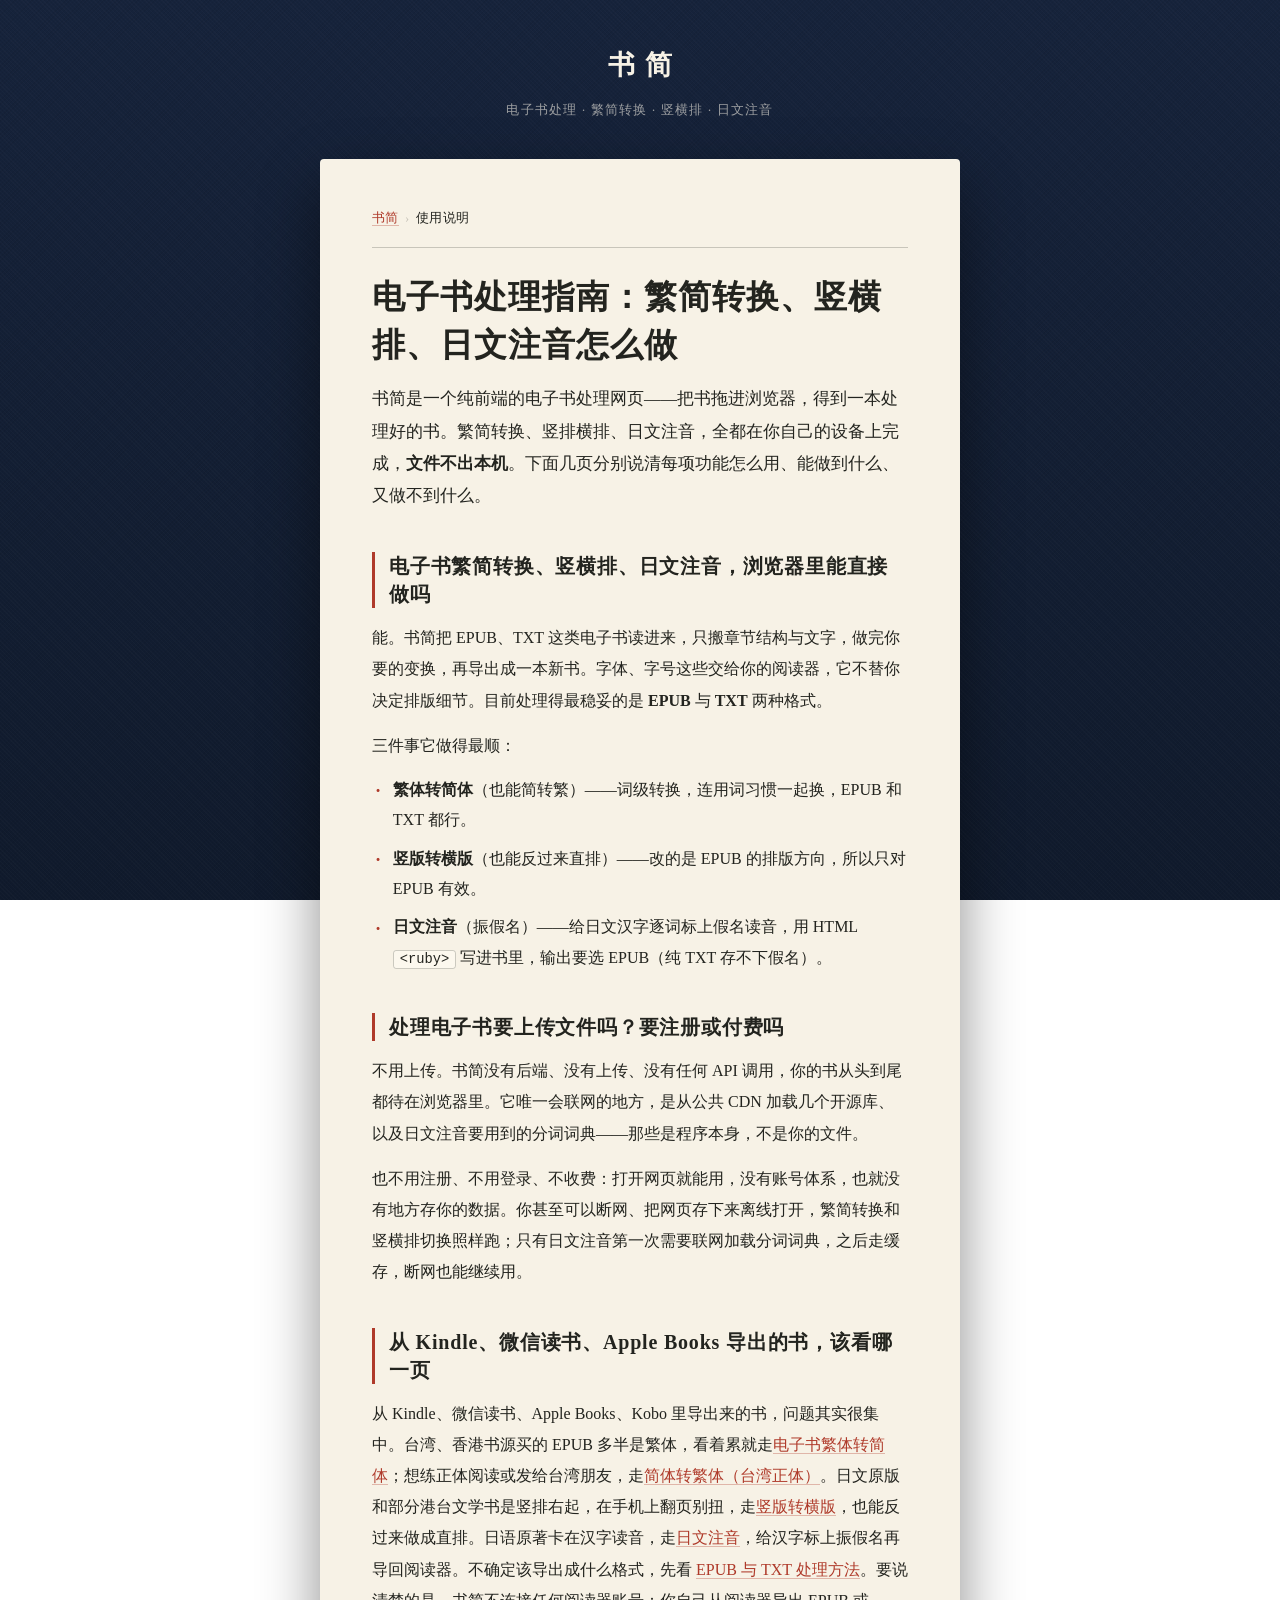
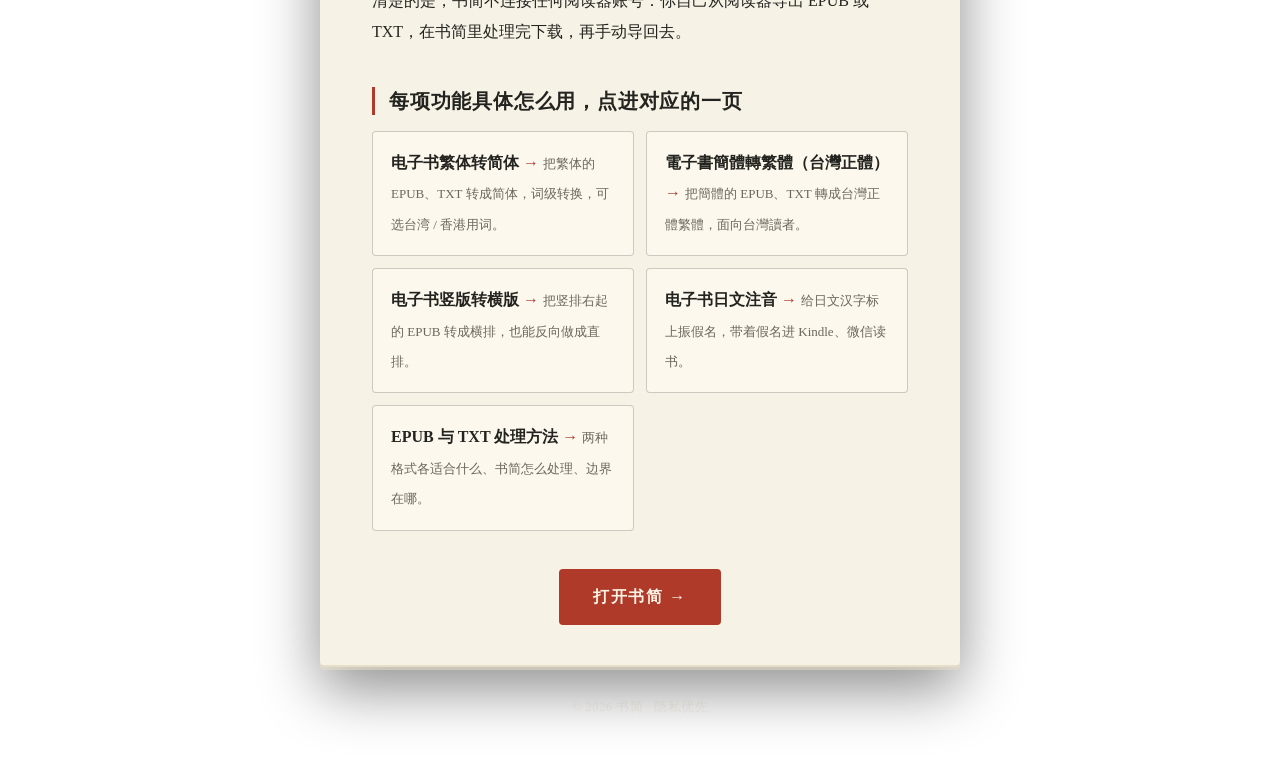
<file: guide/index.html>
<!DOCTYPE html>
<html lang="zh-CN">
<head>
<meta charset="UTF-8">
<meta name="viewport" content="width=device-width, initial-scale=1.0">

<title>电子书处理指南 · 繁简转换 / 竖横排 / 日文注音｜书简</title>
<meta name="description" content="书简的电子书处理指南：繁体转简体、竖版转横版、日文注音怎么用，各能做到什么、边界在哪。EPUB、TXT 都在你的设备本地处理，文件不上传。">
<meta name="keywords" content="电子书处理,电子书转换,繁体转简体,竖版转横版,日文注音,振假名,EPUB,TXT,本地转换,书简">
<meta name="robots" content="index, follow">
<link rel="canonical" href="https://shujian.ink/guide/">

<link rel="icon" href="/favicon.svg" type="image/svg+xml">
<meta name="theme-color" content="#16233B">

<meta property="og:type" content="website">
<meta property="og:site_name" content="书简">
<meta property="og:title" content="电子书处理指南 · 繁简转换 / 竖横排 / 日文注音｜书简">
<meta property="og:description" content="繁体转简体、竖版转横版、日文注音怎么用，各能做到什么、边界在哪。EPUB、TXT 都在你的设备本地处理，文件不上传。">
<meta property="og:url" content="https://shujian.ink/guide/">
<meta property="og:locale" content="zh_CN">
<meta property="og:image" content="https://shujian.ink/og.jpg">

<script type="application/ld+json">
{
  "@context": "https://schema.org",
  "@type": "BreadcrumbList",
  "itemListElement": [
    { "@type": "ListItem", "position": 1, "name": "书简", "item": "https://shujian.ink/" },
    { "@type": "ListItem", "position": 2, "name": "使用说明", "item": "https://shujian.ink/guide/" }
  ]
}
</script>
<script type="application/ld+json">
{
  "@context": "https://schema.org",
  "@type": "FAQPage",
  "mainEntity": [
    {
      "@type": "Question",
      "name": "书简是做什么的？",
      "acceptedAnswer": { "@type": "Answer", "text": "书简是一个纯前端的电子书处理网页。把 EPUB、TXT 拖进浏览器，它只搬章节结构与文字，做完繁简转换、竖排横排切换或日文注音，再导出成一本新书，字体字号交给你的阅读器决定。" }
    },
    {
      "@type": "Question",
      "name": "用书简处理电子书需要上传文件吗？",
      "acceptedAnswer": { "@type": "Answer", "text": "不需要。书简没有后端、没有上传、没有任何 API 调用，你的书从头到尾都待在浏览器里。唯一会联网的地方是从公共 CDN 加载几个开源库、以及日文注音要用到的分词词典，那些是程序本身，不是你的文件。" }
    },
    {
      "@type": "Question",
      "name": "书简支持哪些电子书格式？",
      "acceptedAnswer": { "@type": "Answer", "text": "目前处理得最稳妥的是 EPUB 与 TXT 两种格式。繁简转换 EPUB 和 TXT 都行；竖横排切换改的是 EPUB 的排版方向，所以只对 EPUB 有效；日文注音用 HTML ruby 写进书里，输出要选 EPUB，纯 TXT 存不下假名。" }
    },
    {
      "@type": "Question",
      "name": "书简需要注册或付费吗？",
      "acceptedAnswer": { "@type": "Answer", "text": "不用注册、不用登录、不收费。打开网页就能用，没有账号体系，也就没有地方存你的数据。" }
    },
    {
      "@type": "Question",
      "name": "书简能离线使用吗？",
      "acceptedAnswer": { "@type": "Answer", "text": "能。把网页存下来断网打开，繁简转换和竖横排切换照样跑；只有日文注音第一次需要联网加载分词词典，之后走缓存，断网也能继续用。" }
    }
  ]
}
</script>

<link rel="stylesheet" href="/styles/guide.css">
</head>
<body>

<header class="site-header">
  <a class="brand" href="/"><span class="brand-mark">书简</span></a>
  <p class="brand-tag">电子书处理 · 繁简转换 · 竖横排 · 日文注音</p>
</header>

<main class="wrap">
  <article class="sheet">
    <nav class="crumb" aria-label="面包屑">
      <a href="/">书简</a><span class="sep">›</span><span aria-current="page">使用说明</span>
    </nav>

    <h1>电子书处理指南：繁简转换、竖横排、日文注音怎么做</h1>
    <p class="lead">书简是一个纯前端的电子书处理网页——把书拖进浏览器，得到一本处理好的书。繁简转换、竖排横排、日文注音，全都在你自己的设备上完成，<b>文件不出本机</b>。下面几页分别说清每项功能怎么用、能做到什么、又做不到什么。</p>

    <h2>电子书繁简转换、竖横排、日文注音，浏览器里能直接做吗</h2>
    <p>能。书简把 EPUB、TXT 这类电子书读进来，只搬章节结构与文字，做完你要的变换，再导出成一本新书。字体、字号这些交给你的阅读器，它不替你决定排版细节。目前处理得最稳妥的是 <strong>EPUB</strong> 与 <strong>TXT</strong> 两种格式。</p>
    <p>三件事它做得最顺：</p>
    <ul>
      <li><strong>繁体转简体</strong>（也能简转繁）——词级转换，连用词习惯一起换，EPUB 和 TXT 都行。</li>
      <li><strong>竖版转横版</strong>（也能反过来直排）——改的是 EPUB 的排版方向，所以只对 EPUB 有效。</li>
      <li><strong>日文注音</strong>（振假名）——给日文汉字逐词标上假名读音，用 HTML <kbd>&lt;ruby&gt;</kbd> 写进书里，输出要选 EPUB（纯 TXT 存不下假名）。</li>
    </ul>

    <h2>处理电子书要上传文件吗？要注册或付费吗</h2>
    <p>不用上传。书简没有后端、没有上传、没有任何 API 调用，你的书从头到尾都待在浏览器里。它唯一会联网的地方，是从公共 CDN 加载几个开源库、以及日文注音要用到的分词词典——那些是程序本身，不是你的文件。</p>
    <p>也不用注册、不用登录、不收费：打开网页就能用，没有账号体系，也就没有地方存你的数据。你甚至可以断网、把网页存下来离线打开，繁简转换和竖横排切换照样跑；只有日文注音第一次需要联网加载分词词典，之后走缓存，断网也能继续用。</p>

    <h2>从 Kindle、微信读书、Apple Books 导出的书，该看哪一页</h2>
    <p>从 Kindle、微信读书、Apple Books、Kobo 里导出来的书，问题其实很集中。台湾、香港书源买的 EPUB 多半是繁体，看着累就走<a href="/guide/traditional-to-simplified/">电子书繁体转简体</a>；想练正体阅读或发给台湾朋友，走<a href="/guide/simplified-to-traditional/">简体转繁体（台湾正体）</a>。日文原版和部分港台文学书是竖排右起，在手机上翻页别扭，走<a href="/guide/vertical-to-horizontal/">竖版转横版</a>，也能反过来做成直排。日语原著卡在汉字读音，走<a href="/guide/japanese-furigana/">日文注音</a>，给汉字标上振假名再导回阅读器。不确定该导出成什么格式，先看 <a href="/guide/epub-txt-formats/">EPUB 与 TXT 处理方法</a>。要说清楚的是，书简不连接任何阅读器账号：你自己从阅读器导出 EPUB 或 TXT，在书简里处理完下载，再手动导回去。</p>

    <h2>每项功能具体怎么用，点进对应的一页</h2>
    <nav class="cards" aria-label="功能页面">
      <a class="card" href="/guide/traditional-to-simplified/">
        <span class="card-t">电子书繁体转简体</span>
        <span class="card-d">把繁体的 EPUB、TXT 转成简体，词级转换，可选台湾 / 香港用词。</span>
      </a>
      <a class="card" href="/guide/simplified-to-traditional/" lang="zh-TW">
        <span class="card-t">電子書簡體轉繁體（台灣正體）</span>
        <span class="card-d">把簡體的 EPUB、TXT 轉成台灣正體繁體，面向台灣讀者。</span>
      </a>
      <a class="card" href="/guide/vertical-to-horizontal/">
        <span class="card-t">电子书竖版转横版</span>
        <span class="card-d">把竖排右起的 EPUB 转成横排，也能反向做成直排。</span>
      </a>
      <a class="card" href="/guide/japanese-furigana/">
        <span class="card-t">电子书日文注音</span>
        <span class="card-d">给日文汉字标上振假名，带着假名进 Kindle、微信读书。</span>
      </a>
      <a class="card" href="/guide/epub-txt-formats/">
        <span class="card-t">EPUB 与 TXT 处理方法</span>
        <span class="card-d">两种格式各适合什么、书简怎么处理、边界在哪。</span>
      </a>
    </nav>

    <div class="cta"><a class="btn" href="/">打开书简 →</a></div>
  </article>
</main>

<footer class="site-foot">
  <a href="/">© 2026 书简 · 隐私优先</a>
</footer>

</body>
</html>
</file>
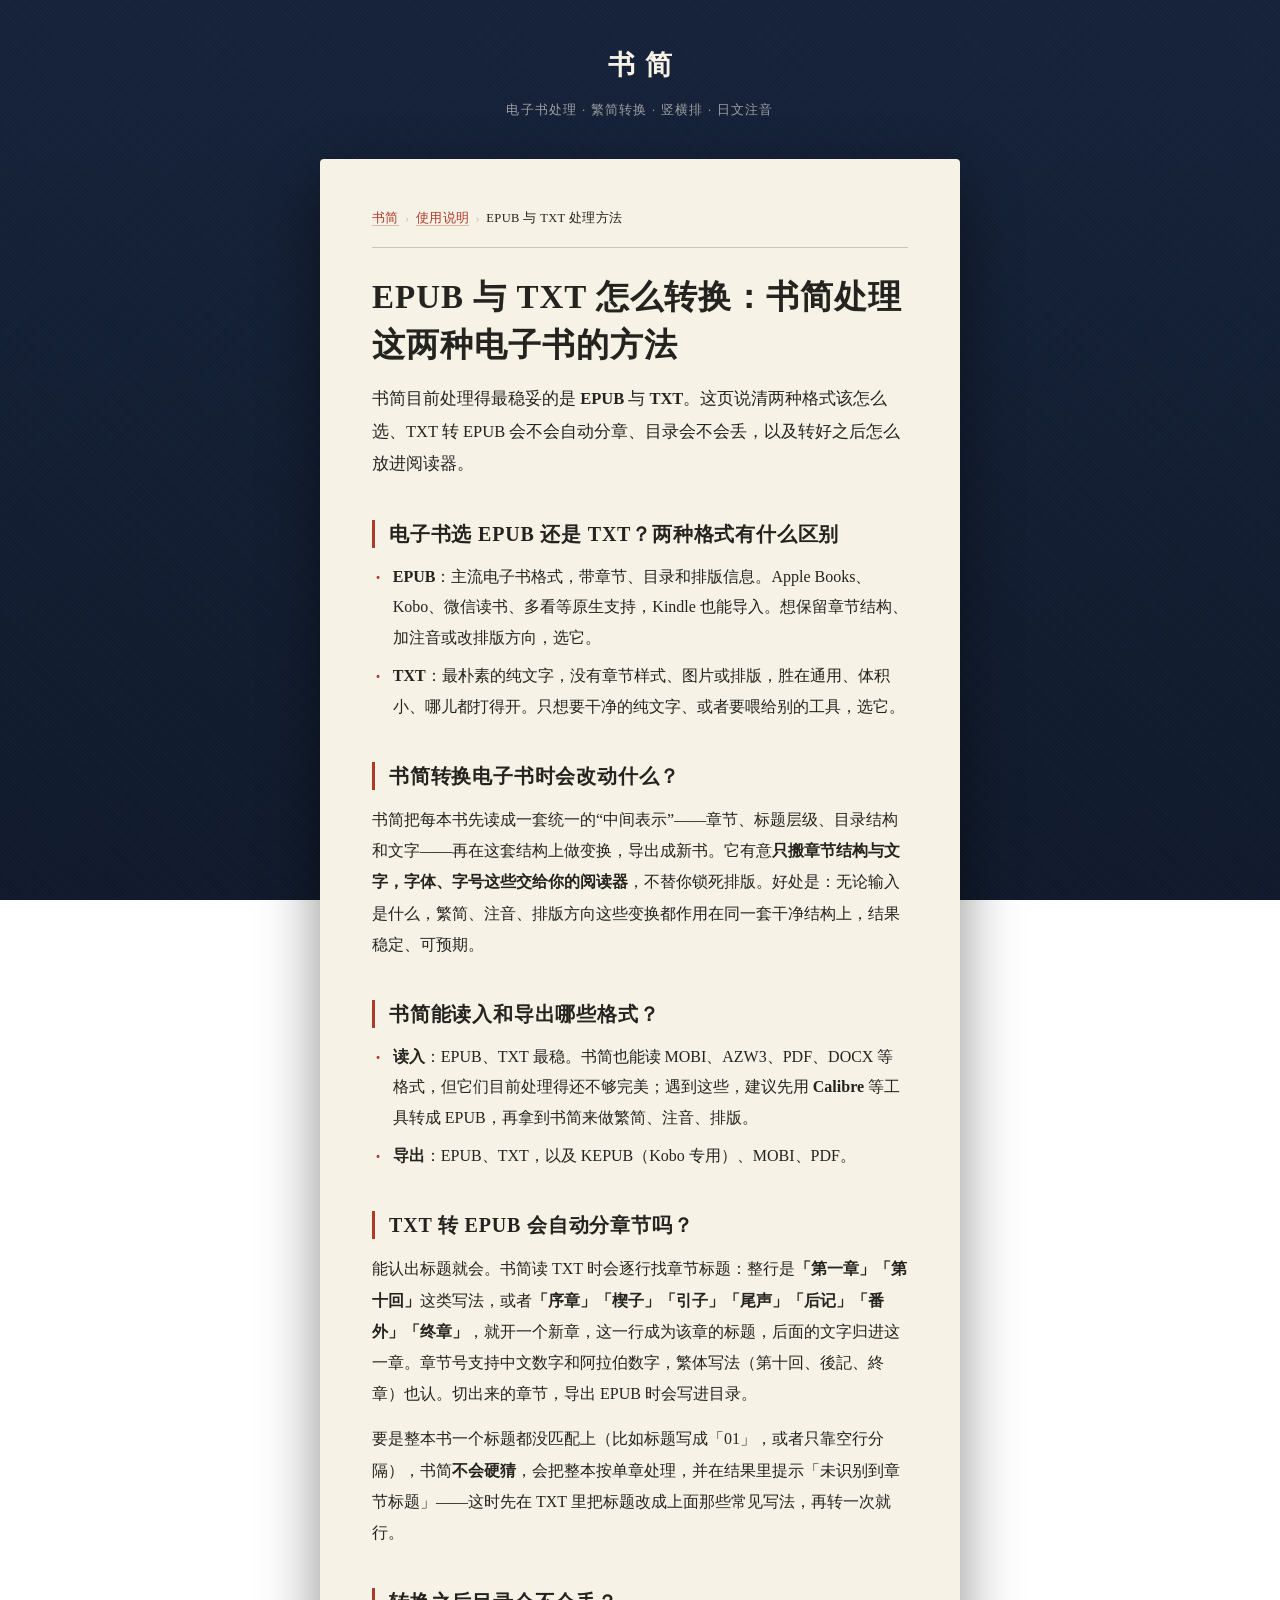
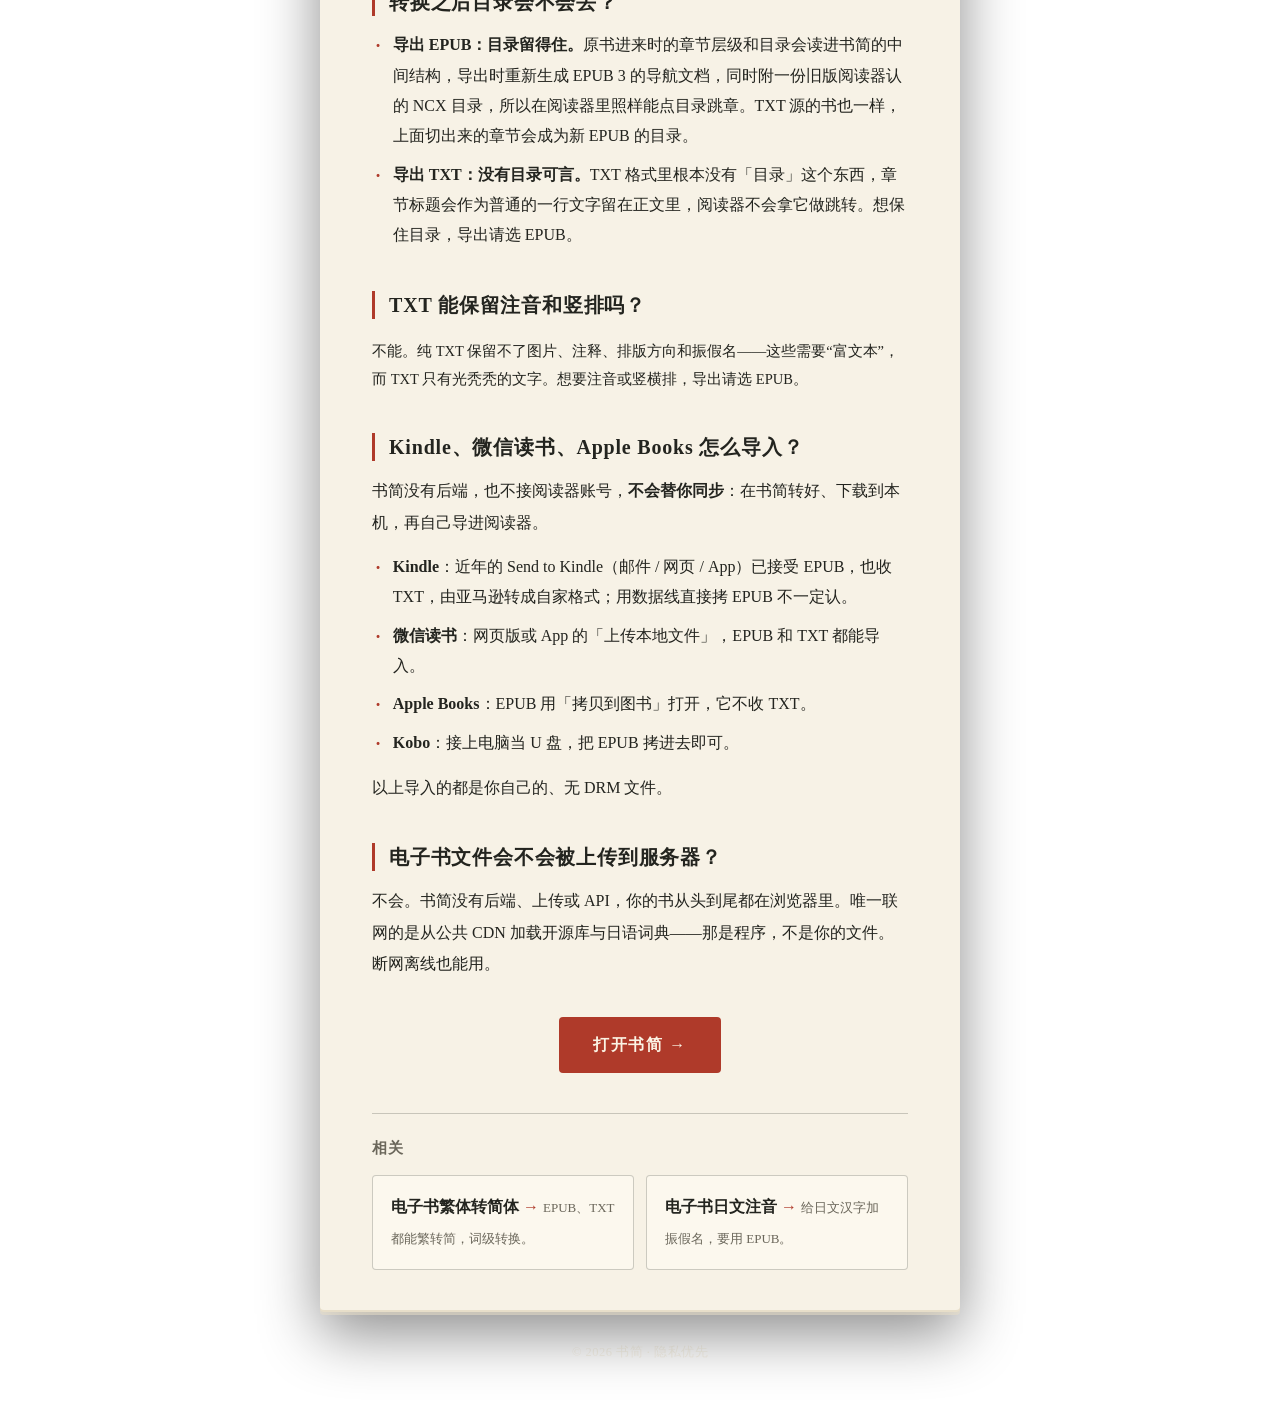
<file: guide/epub-txt-formats/index.html>
<!DOCTYPE html>
<html lang="zh-CN">
<head>
<meta charset="UTF-8">
<meta name="viewport" content="width=device-width, initial-scale=1.0">

<title>EPUB 与 TXT 怎么转换 — 该选哪个、会不会自动分章｜书简</title>
<meta name="description" content="电子书选 EPUB 还是 TXT、TXT 转 EPUB 会不会自动分章节、转换后目录会不会丢，以及 Kindle、微信读书、Apple Books 怎么导入。全部在浏览器本地完成，文件不上传。">
<meta name="keywords" content="EPUB是什么,TXT电子书,epub转txt,txt转epub,电子书格式转换,txt自动分章,保留目录,EPUB与TXT区别,电子书本地处理,书简">
<meta name="robots" content="index, follow">
<link rel="canonical" href="https://shujian.ink/guide/epub-txt-formats/">

<link rel="icon" href="/favicon.svg" type="image/svg+xml">
<meta name="theme-color" content="#16233B">

<meta property="og:type" content="article">
<meta property="og:site_name" content="书简">
<meta property="og:title" content="EPUB 与 TXT 怎么转换 — 该选哪个、会不会自动分章">
<meta property="og:description" content="电子书选 EPUB 还是 TXT、TXT 转 EPUB 会不会自动分章、目录会不会丢，以及各阅读器怎么导入。文件本地处理不上传。">
<meta property="og:url" content="https://shujian.ink/guide/epub-txt-formats/">
<meta property="og:locale" content="zh_CN">
<meta property="og:image" content="https://shujian.ink/og.jpg">

<script type="application/ld+json">
{
  "@context": "https://schema.org",
  "@type": "BreadcrumbList",
  "itemListElement": [
    { "@type": "ListItem", "position": 1, "name": "书简", "item": "https://shujian.ink/" },
    { "@type": "ListItem", "position": 2, "name": "使用说明", "item": "https://shujian.ink/guide/" },
    { "@type": "ListItem", "position": 3, "name": "EPUB 与 TXT 处理方法", "item": "https://shujian.ink/guide/epub-txt-formats/" }
  ]
}
</script>
<script type="application/ld+json">
{
  "@context": "https://schema.org",
  "@type": "FAQPage",
  "mainEntity": [
    {
      "@type": "Question",
      "name": "电子书选 EPUB 还是 TXT？",
      "acceptedAnswer": { "@type": "Answer", "text": "想保留章节结构、加注音或改排版方向，选 EPUB；只想要干净的纯文字、体积小、哪儿都打得开，或者要喂给别的工具，选 TXT。" }
    },
    {
      "@type": "Question",
      "name": "TXT 转 EPUB 会自动分章节吗？",
      "acceptedAnswer": { "@type": "Answer", "text": "能认出标题就会。书简读 TXT 时逐行找章节标题：整行是「第一章」「第十回」这类写法，或者「序章」「楔子」「引子」「尾声」「后记」「番外」「终章」，就开一个新章，这一行成为章节标题。章节号支持中文数字和阿拉伯数字，繁体写法也认。一个标题都没匹配上时，书简不硬猜，会把整本按单章处理并提示「未识别到章节标题」。" }
    },
    {
      "@type": "Question",
      "name": "转换之后目录会不会丢？",
      "acceptedAnswer": { "@type": "Answer", "text": "看你导出成什么。导出 EPUB 目录留得住：原书的章节层级会读进书简的中间结构，导出时重新生成 EPUB 3 导航文档，并附一份旧版阅读器认的 NCX 目录，在阅读器里照样能点目录跳章。导出 TXT 则没有目录可言，章节标题只作为普通的一行文字留在正文里。" }
    },
    {
      "@type": "Question",
      "name": "TXT 能保留注音和竖排吗？",
      "acceptedAnswer": { "@type": "Answer", "text": "不能。振假名、竖横排、图片和注释都需要富文本，纯 TXT 只有光秃秃的文字，存不下这些。想要注音或竖横排，导出请选 EPUB。" }
    },
    {
      "@type": "Question",
      "name": "电子书文件会不会被上传到服务器？",
      "acceptedAnswer": { "@type": "Answer", "text": "不会。书简没有后端、上传或 API，你的书从头到尾都在浏览器里。唯一联网的是从公共 CDN 加载开源库与日语词典，那是程序，不是你的文件。断网离线也能用。" }
    }
  ]
}
</script>

<link rel="stylesheet" href="/styles/guide.css">
</head>
<body>

<header class="site-header">
  <a class="brand" href="/"><span class="brand-mark">书简</span></a>
  <p class="brand-tag">电子书处理 · 繁简转换 · 竖横排 · 日文注音</p>
</header>

<main class="wrap">
  <article class="sheet">
    <nav class="crumb" aria-label="面包屑">
      <a href="/">书简</a><span class="sep">›</span><a href="/guide/">使用说明</a><span class="sep">›</span><span aria-current="page">EPUB 与 TXT 处理方法</span>
    </nav>

    <h1>EPUB 与 TXT 怎么转换：书简处理这两种电子书的方法</h1>
    <p class="lead">书简目前处理得最稳妥的是 <b>EPUB</b> 与 <b>TXT</b>。这页说清两种格式该怎么选、TXT 转 EPUB 会不会自动分章、目录会不会丢，以及转好之后怎么放进阅读器。</p>

    <h2>电子书选 EPUB 还是 TXT？两种格式有什么区别</h2>
    <ul>
      <li><strong>EPUB</strong>：主流电子书格式，带章节、目录和排版信息。Apple Books、Kobo、微信读书、多看等原生支持，Kindle 也能导入。想保留章节结构、加注音或改排版方向，选它。</li>
      <li><strong>TXT</strong>：最朴素的纯文字，没有章节样式、图片或排版，胜在通用、体积小、哪儿都打得开。只想要干净的纯文字、或者要喂给别的工具，选它。</li>
    </ul>

    <h2>书简转换电子书时会改动什么？</h2>
    <p>书简把每本书先读成一套统一的“中间表示”——章节、标题层级、目录结构和文字——再在这套结构上做变换，导出成新书。它有意<strong>只搬章节结构与文字，字体、字号这些交给你的阅读器</strong>，不替你锁死排版。好处是：无论输入是什么，繁简、注音、排版方向这些变换都作用在同一套干净结构上，结果稳定、可预期。</p>

    <h2>书简能读入和导出哪些格式？</h2>
    <ul>
      <li><strong>读入</strong>：EPUB、TXT 最稳。书简也能读 MOBI、AZW3、PDF、DOCX 等格式，但它们目前处理得还不够完美；遇到这些，建议先用 <strong>Calibre</strong> 等工具转成 EPUB，再拿到书简来做繁简、注音、排版。</li>
      <li><strong>导出</strong>：EPUB、TXT，以及 KEPUB（Kobo 专用）、MOBI、PDF。</li>
    </ul>

    <h2>TXT 转 EPUB 会自动分章节吗？</h2>
    <p>能认出标题就会。书简读 TXT 时会逐行找章节标题：整行是<strong>「第一章」「第十回」</strong>这类写法，或者<strong>「序章」「楔子」「引子」「尾声」「后记」「番外」「终章」</strong>，就开一个新章，这一行成为该章的标题，后面的文字归进这一章。章节号支持中文数字和阿拉伯数字，繁体写法（第十回、後記、終章）也认。切出来的章节，导出 EPUB 时会写进目录。</p>
    <p>要是整本书一个标题都没匹配上（比如标题写成「01」，或者只靠空行分隔），书简<strong>不会硬猜</strong>，会把整本按单章处理，并在结果里提示「未识别到章节标题」——这时先在 TXT 里把标题改成上面那些常见写法，再转一次就行。</p>

    <h2>转换之后目录会不会丢？</h2>
    <ul>
      <li><strong>导出 EPUB：目录留得住。</strong>原书进来时的章节层级和目录会读进书简的中间结构，导出时重新生成 EPUB 3 的导航文档，同时附一份旧版阅读器认的 NCX 目录，所以在阅读器里照样能点目录跳章。TXT 源的书也一样，上面切出来的章节会成为新 EPUB 的目录。</li>
      <li><strong>导出 TXT：没有目录可言。</strong>TXT 格式里根本没有「目录」这个东西，章节标题会作为普通的一行文字留在正文里，阅读器不会拿它做跳转。想保住目录，导出请选 EPUB。</li>
    </ul>

    <h2>TXT 能保留注音和竖排吗？</h2>
    <div class="note">
      <p>不能。纯 TXT 保留不了图片、注释、排版方向和振假名——这些需要“富文本”，而 TXT 只有光秃秃的文字。想要注音或竖横排，导出请选 EPUB。</p>
    </div>

    <h2>Kindle、微信读书、Apple Books 怎么导入？</h2>
    <p>书简没有后端，也不接阅读器账号，<strong>不会替你同步</strong>：在书简转好、下载到本机，再自己导进阅读器。</p>
    <ul>
      <li><strong>Kindle</strong>：近年的 Send to Kindle（邮件 / 网页 / App）已接受 EPUB，也收 TXT，由亚马逊转成自家格式；用数据线直接拷 EPUB 不一定认。</li>
      <li><strong>微信读书</strong>：网页版或 App 的「上传本地文件」，EPUB 和 TXT 都能导入。</li>
      <li><strong>Apple Books</strong>：EPUB 用「拷贝到图书」打开，它不收 TXT。</li>
      <li><strong>Kobo</strong>：接上电脑当 U 盘，把 EPUB 拷进去即可。</li>
    </ul>
    <p>以上导入的都是你自己的、无 DRM 文件。</p>

    <h2>电子书文件会不会被上传到服务器？</h2>
    <p>不会。书简没有后端、上传或 API，你的书从头到尾都在浏览器里。唯一联网的是从公共 CDN 加载开源库与日语词典——那是程序，不是你的文件。断网离线也能用。</p>

    <div class="cta"><a class="btn" href="/">打开书简 →</a></div>

    <nav class="related" aria-label="相关页面">
      <h2>相关</h2>
      <div class="cards">
        <a class="card" href="/guide/traditional-to-simplified/">
          <span class="card-t">电子书繁体转简体</span>
          <span class="card-d">EPUB、TXT 都能繁转简，词级转换。</span>
        </a>
        <a class="card" href="/guide/japanese-furigana/">
          <span class="card-t">电子书日文注音</span>
          <span class="card-d">给日文汉字加振假名，要用 EPUB。</span>
        </a>
      </div>
    </nav>
  </article>
</main>

<footer class="site-foot">
  <a href="/">© 2026 书简 · 隐私优先</a>
</footer>

</body>
</html>
</file>
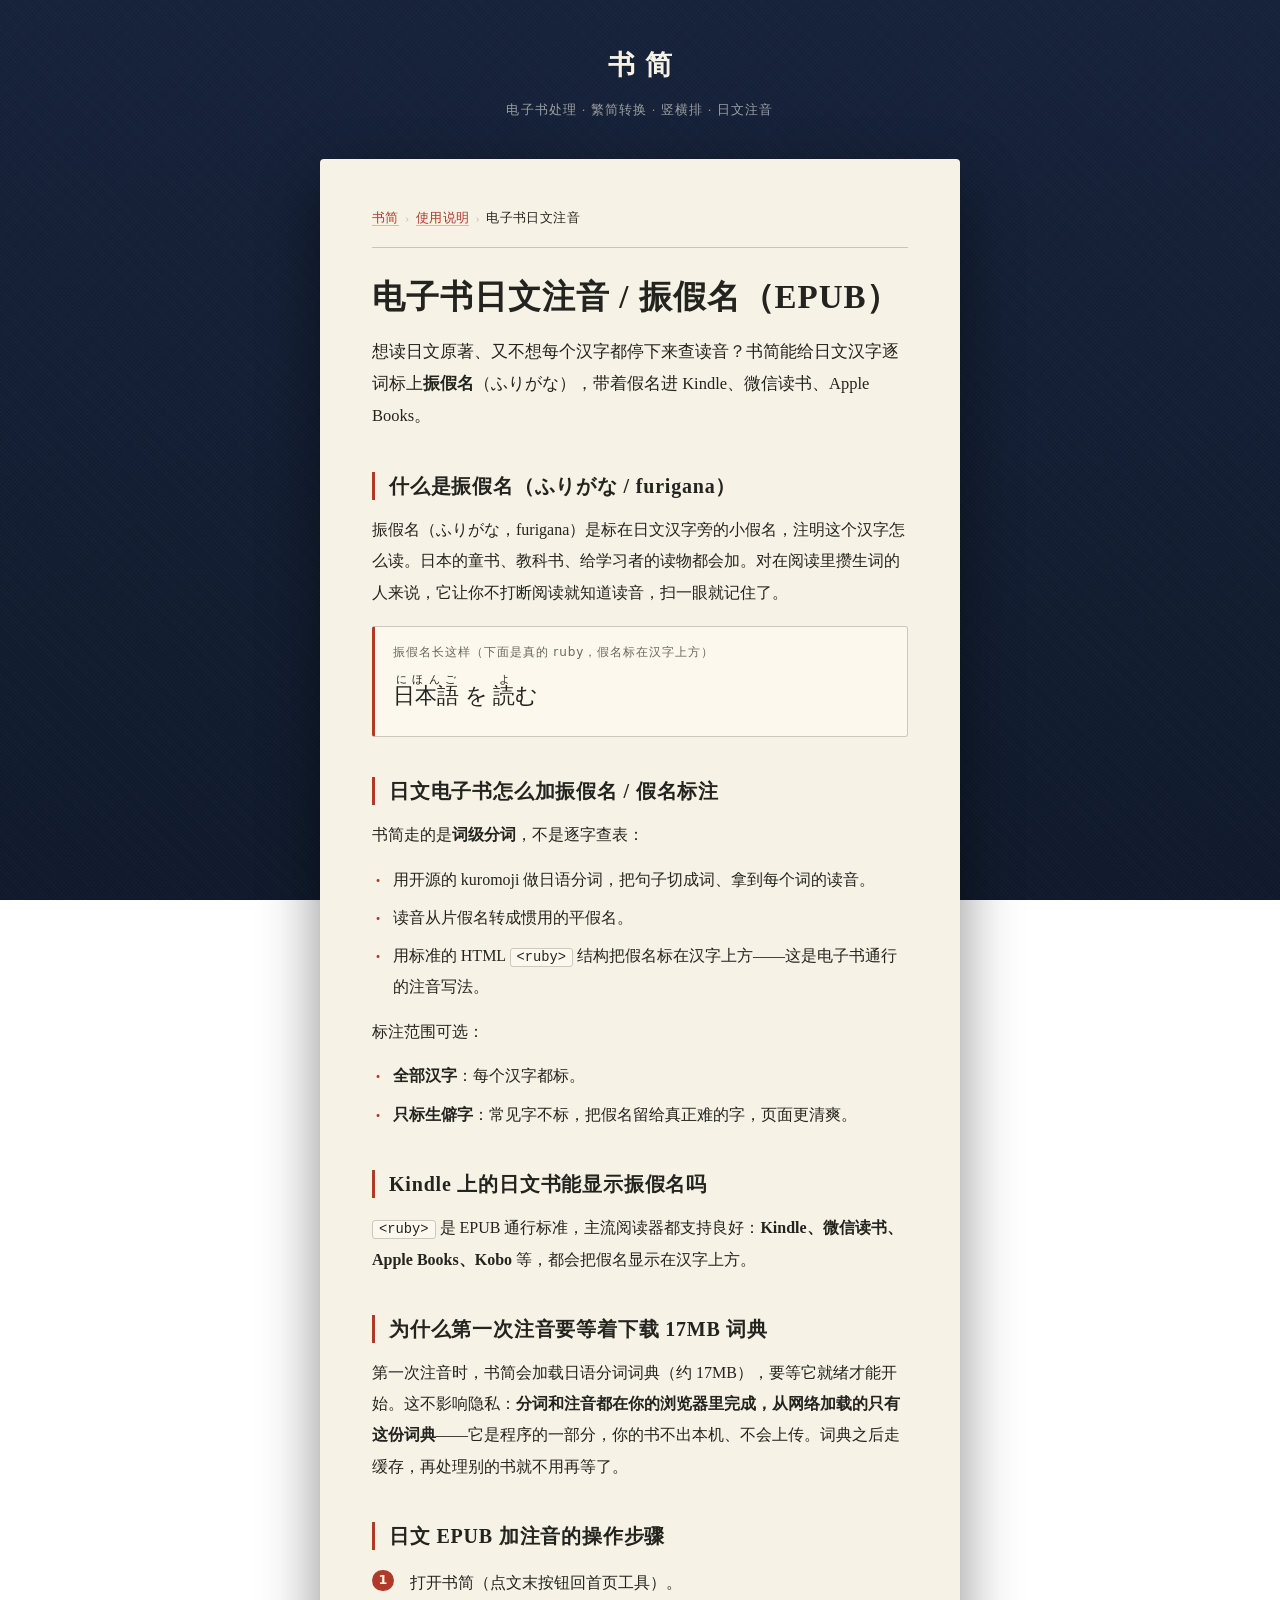
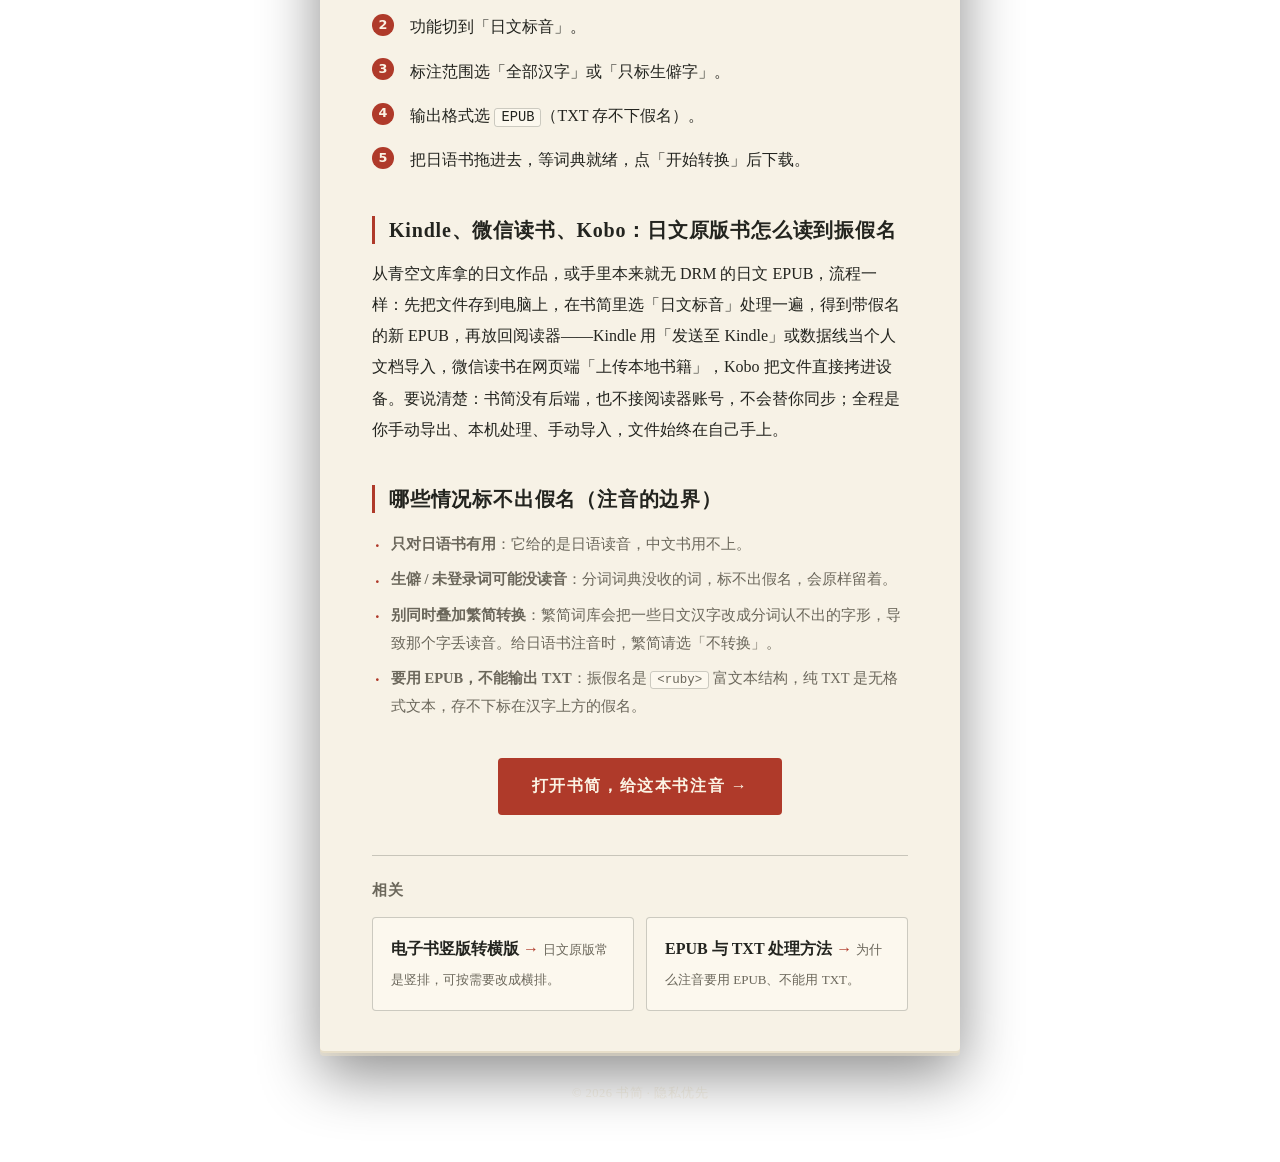
<file: guide/japanese-furigana/index.html>
<!DOCTYPE html>
<html lang="zh-CN">
<head>
<meta charset="UTF-8">
<meta name="viewport" content="width=device-width, initial-scale=1.0">

<title>电子书日文注音 — 日语振假名 / furigana（EPUB）｜书简</title>
<meta name="description" content="给日文汉字标上振假名（读音假名），带着假名读原著攒生词。基于 kuromoji 词级分词，用 HTML ruby 标注，Kindle、微信读书、Apple Books 都能显示。本地完成，文件不上传。">
<meta name="keywords" content="电子书日文注音,日语振假名,振假名,furigana,epub加假名,日文汉字注音,日语注音,kuromoji,ふりがな">
<meta name="robots" content="index, follow">
<link rel="canonical" href="https://shujian.ink/guide/japanese-furigana/">

<link rel="icon" href="/favicon.svg" type="image/svg+xml">
<meta name="theme-color" content="#16233B">

<meta property="og:type" content="article">
<meta property="og:site_name" content="书简">
<meta property="og:title" content="电子书日文注音 — 日语振假名 / furigana（EPUB）">
<meta property="og:description" content="给日文汉字标上振假名，带着假名读原著攒生词。基于 kuromoji 词级分词，用 HTML ruby 标注，主流阅读器都能显示。文件不上传。">
<meta property="og:url" content="https://shujian.ink/guide/japanese-furigana/">
<meta property="og:locale" content="zh_CN">
<meta property="og:image" content="https://shujian.ink/og.jpg">

<script type="application/ld+json">
{
  "@context": "https://schema.org",
  "@type": "BreadcrumbList",
  "itemListElement": [
    { "@type": "ListItem", "position": 1, "name": "书简", "item": "https://shujian.ink/" },
    { "@type": "ListItem", "position": 2, "name": "使用说明", "item": "https://shujian.ink/guide/" },
    { "@type": "ListItem", "position": 3, "name": "电子书日文注音", "item": "https://shujian.ink/guide/japanese-furigana/" }
  ]
}
</script>
<script type="application/ld+json">
{
  "@context": "https://schema.org",
  "@type": "HowTo",
  "name": "给日文电子书加振假名（EPUB）",
  "description": "用书简给日文汉字逐词标上振假名，用 HTML ruby 标注，文件在浏览器本地处理。",
  "step": [
    { "@type": "HowToStep", "position": 1, "name": "打开书简", "text": "打开 shujian.ink 首页工具。" },
    { "@type": "HowToStep", "position": 2, "name": "选日文标音", "text": "功能切到“日文标音”。" },
    { "@type": "HowToStep", "position": 3, "name": "选标注范围", "text": "标注范围选“全部汉字”或“只标生僻字”。" },
    { "@type": "HowToStep", "position": 4, "name": "选输出 EPUB", "text": "输出格式选 EPUB（TXT 存不下假名）。" },
    { "@type": "HowToStep", "position": 5, "name": "拖入并转换", "text": "把日语书拖进去，等词典就绪，点“开始转换”后下载。" }
  ]
}
</script>
<script type="application/ld+json">
{
  "@context": "https://schema.org",
  "@type": "FAQPage",
  "mainEntity": [
    {
      "@type": "Question",
      "name": "什么是振假名？",
      "acceptedAnswer": { "@type": "Answer", "text": "振假名（ふりがな / furigana）是标在日文汉字旁边的小假名，注明这个汉字怎么读，帮助阅读时不查词就知道读音。" }
    },
    {
      "@type": "Question",
      "name": "Kindle 上的日文书能显示振假名吗？",
      "acceptedAnswer": { "@type": "Answer", "text": "能。振假名用标准的 HTML ruby 标注，Kindle、微信读书、Apple Books、Kobo 等主流阅读器都能把假名显示在汉字上方。" }
    },
    {
      "@type": "Question",
      "name": "注音会把我的书上传吗？",
      "acceptedAnswer": { "@type": "Answer", "text": "不会。分词和注音都在你的浏览器里完成，从网络加载的只有日语分词词典，你的书不出本机、不会上传。" }
    },
    {
      "@type": "Question",
      "name": "能不能只给生僻字标音？",
      "acceptedAnswer": { "@type": "Answer", "text": "可以。标注范围有「全部汉字」和「只标生僻字」两种，选后者时常见字不标，把假名留给真正难的字，页面更清爽。" }
    },
    {
      "@type": "Question",
      "name": "为什么注音只能导出 EPUB，不能导出 TXT？",
      "acceptedAnswer": { "@type": "Answer", "text": "因为振假名是 HTML ruby 富文本结构，纯 TXT 是无格式文本，存不下标在汉字上方的假名，所以注音必须输出 EPUB。" }
    }
  ]
}
</script>

<link rel="stylesheet" href="/styles/guide.css">
</head>
<body>

<header class="site-header">
  <a class="brand" href="/"><span class="brand-mark">书简</span></a>
  <p class="brand-tag">电子书处理 · 繁简转换 · 竖横排 · 日文注音</p>
</header>

<main class="wrap">
  <article class="sheet">
    <nav class="crumb" aria-label="面包屑">
      <a href="/">书简</a><span class="sep">›</span><a href="/guide/">使用说明</a><span class="sep">›</span><span aria-current="page">电子书日文注音</span>
    </nav>

    <h1>电子书日文注音 / 振假名（EPUB）</h1>
    <p class="lead">想读日文原著、又不想每个汉字都停下来查读音？书简能给日文汉字逐词标上<b>振假名</b>（ふりがな），带着假名进 Kindle、微信读书、Apple Books。</p>

    <h2>什么是振假名（ふりがな / furigana）</h2>
    <p>振假名（ふりがな，furigana）是标在日文汉字旁的小假名，注明这个汉字怎么读。日本的童书、教科书、给学习者的读物都会加。对在阅读里攒生词的人来说，它让你不打断阅读就知道读音，扫一眼就记住了。</p>
    <div class="eg">
      <span class="eg-label">振假名长这样（下面是真的 ruby，假名标在汉字上方）</span>
      <span style="font-size:22px;line-height:2.4"><ruby>日本語<rt>にほんご</rt></ruby> を <ruby>読<rt>よ</rt></ruby>む</span>
    </div>

    <h2>日文电子书怎么加振假名 / 假名标注</h2>
    <p>书简走的是<strong>词级分词</strong>，不是逐字查表：</p>
    <ul>
      <li>用开源的 kuromoji 做日语分词，把句子切成词、拿到每个词的读音。</li>
      <li>读音从片假名转成惯用的平假名。</li>
      <li>用标准的 HTML <kbd>&lt;ruby&gt;</kbd> 结构把假名标在汉字上方——这是电子书通行的注音写法。</li>
    </ul>
    <p>标注范围可选：</p>
    <ul>
      <li><strong>全部汉字</strong>：每个汉字都标。</li>
      <li><strong>只标生僻字</strong>：常见字不标，把假名留给真正难的字，页面更清爽。</li>
    </ul>

    <h2>Kindle 上的日文书能显示振假名吗</h2>
    <p><kbd>&lt;ruby&gt;</kbd> 是 EPUB 通行标准，主流阅读器都支持良好：<strong>Kindle、微信读书、Apple Books、Kobo</strong> 等，都会把假名显示在汉字上方。</p>

    <h2>为什么第一次注音要等着下载 17MB 词典</h2>
    <p>第一次注音时，书简会加载日语分词词典（约 17MB），要等它就绪才能开始。这不影响隐私：<strong>分词和注音都在你的浏览器里完成，从网络加载的只有这份词典</strong>——它是程序的一部分，你的书不出本机、不会上传。词典之后走缓存，再处理别的书就不用再等了。</p>

    <h2>日文 EPUB 加注音的操作步骤</h2>
    <ol class="steps">
      <li>打开书简（点文末按钮回首页工具）。</li>
      <li>功能切到「日文标音」。</li>
      <li>标注范围选「全部汉字」或「只标生僻字」。</li>
      <li>输出格式选 <kbd>EPUB</kbd>（TXT 存不下假名）。</li>
      <li>把日语书拖进去，等词典就绪，点「开始转换」后下载。</li>
    </ol>

    <h2>Kindle、微信读书、Kobo：日文原版书怎么读到振假名</h2>
    <p>从青空文库拿的日文作品，或手里本来就无 DRM 的日文 EPUB，流程一样：先把文件存到电脑上，在书简里选「日文标音」处理一遍，得到带假名的新 EPUB，再放回阅读器——Kindle 用「发送至 Kindle」或数据线当个人文档导入，微信读书在网页端「上传本地书籍」，Kobo 把文件直接拷进设备。要说清楚：书简没有后端，也不接阅读器账号，不会替你同步；全程是你手动导出、本机处理、手动导入，文件始终在自己手上。</p>

    <h2>哪些情况标不出假名（注音的边界）</h2>
    <div class="note">
      <ul>
        <li><strong>只对日语书有用</strong>：它给的是日语读音，中文书用不上。</li>
        <li><strong>生僻 / 未登录词可能没读音</strong>：分词词典没收的词，标不出假名，会原样留着。</li>
        <li><strong>别同时叠加繁简转换</strong>：繁简词库会把一些日文汉字改成分词认不出的字形，导致那个字丢读音。给日语书注音时，繁简请选「不转换」。</li>
        <li><strong>要用 EPUB，不能输出 TXT</strong>：振假名是 <kbd>&lt;ruby&gt;</kbd> 富文本结构，纯 TXT 是无格式文本，存不下标在汉字上方的假名。</li>
      </ul>
    </div>

    <div class="cta"><a class="btn" href="/">打开书简，给这本书注音 →</a></div>

    <nav class="related" aria-label="相关页面">
      <h2>相关</h2>
      <div class="cards">
        <a class="card" href="/guide/vertical-to-horizontal/">
          <span class="card-t">电子书竖版转横版</span>
          <span class="card-d">日文原版常是竖排，可按需要改成横排。</span>
        </a>
        <a class="card" href="/guide/epub-txt-formats/">
          <span class="card-t">EPUB 与 TXT 处理方法</span>
          <span class="card-d">为什么注音要用 EPUB、不能用 TXT。</span>
        </a>
      </div>
    </nav>
  </article>
</main>

<footer class="site-foot">
  <a href="/">© 2026 书简 · 隐私优先</a>
</footer>

</body>
</html>
</file>
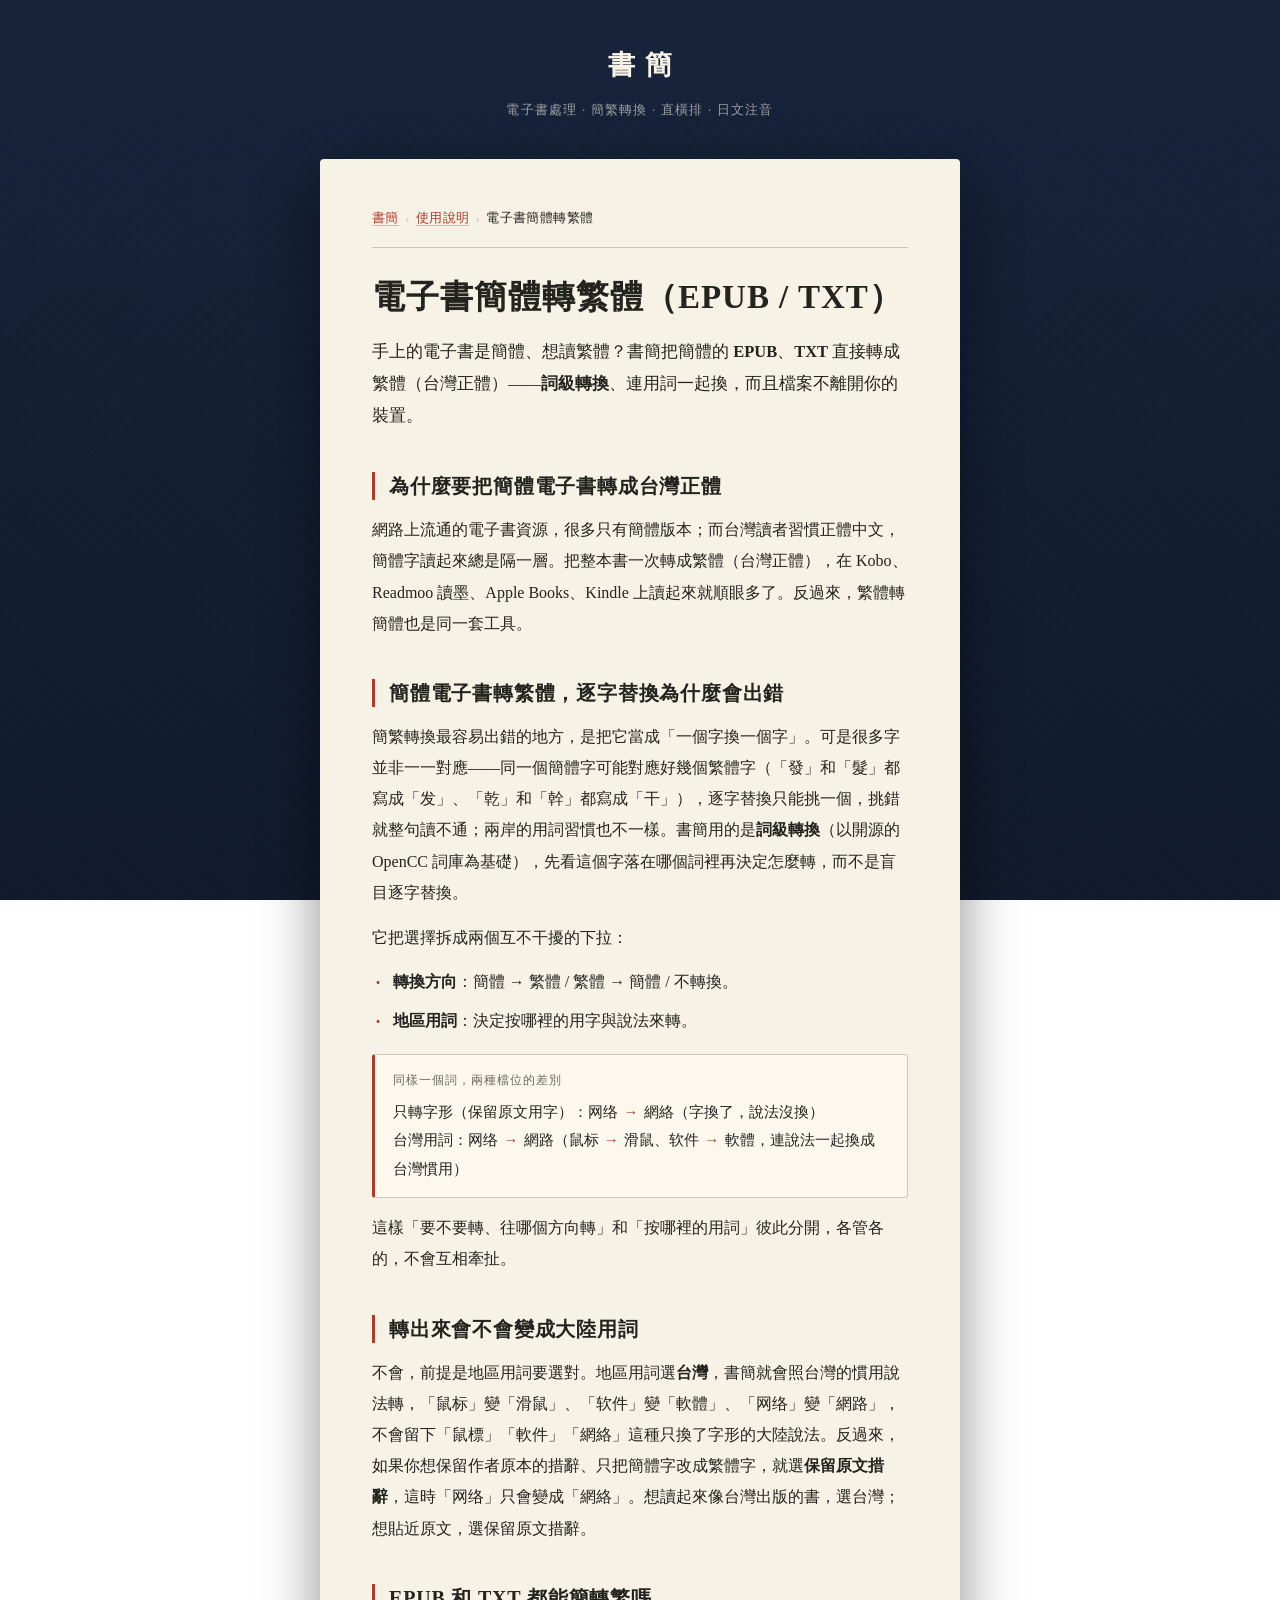
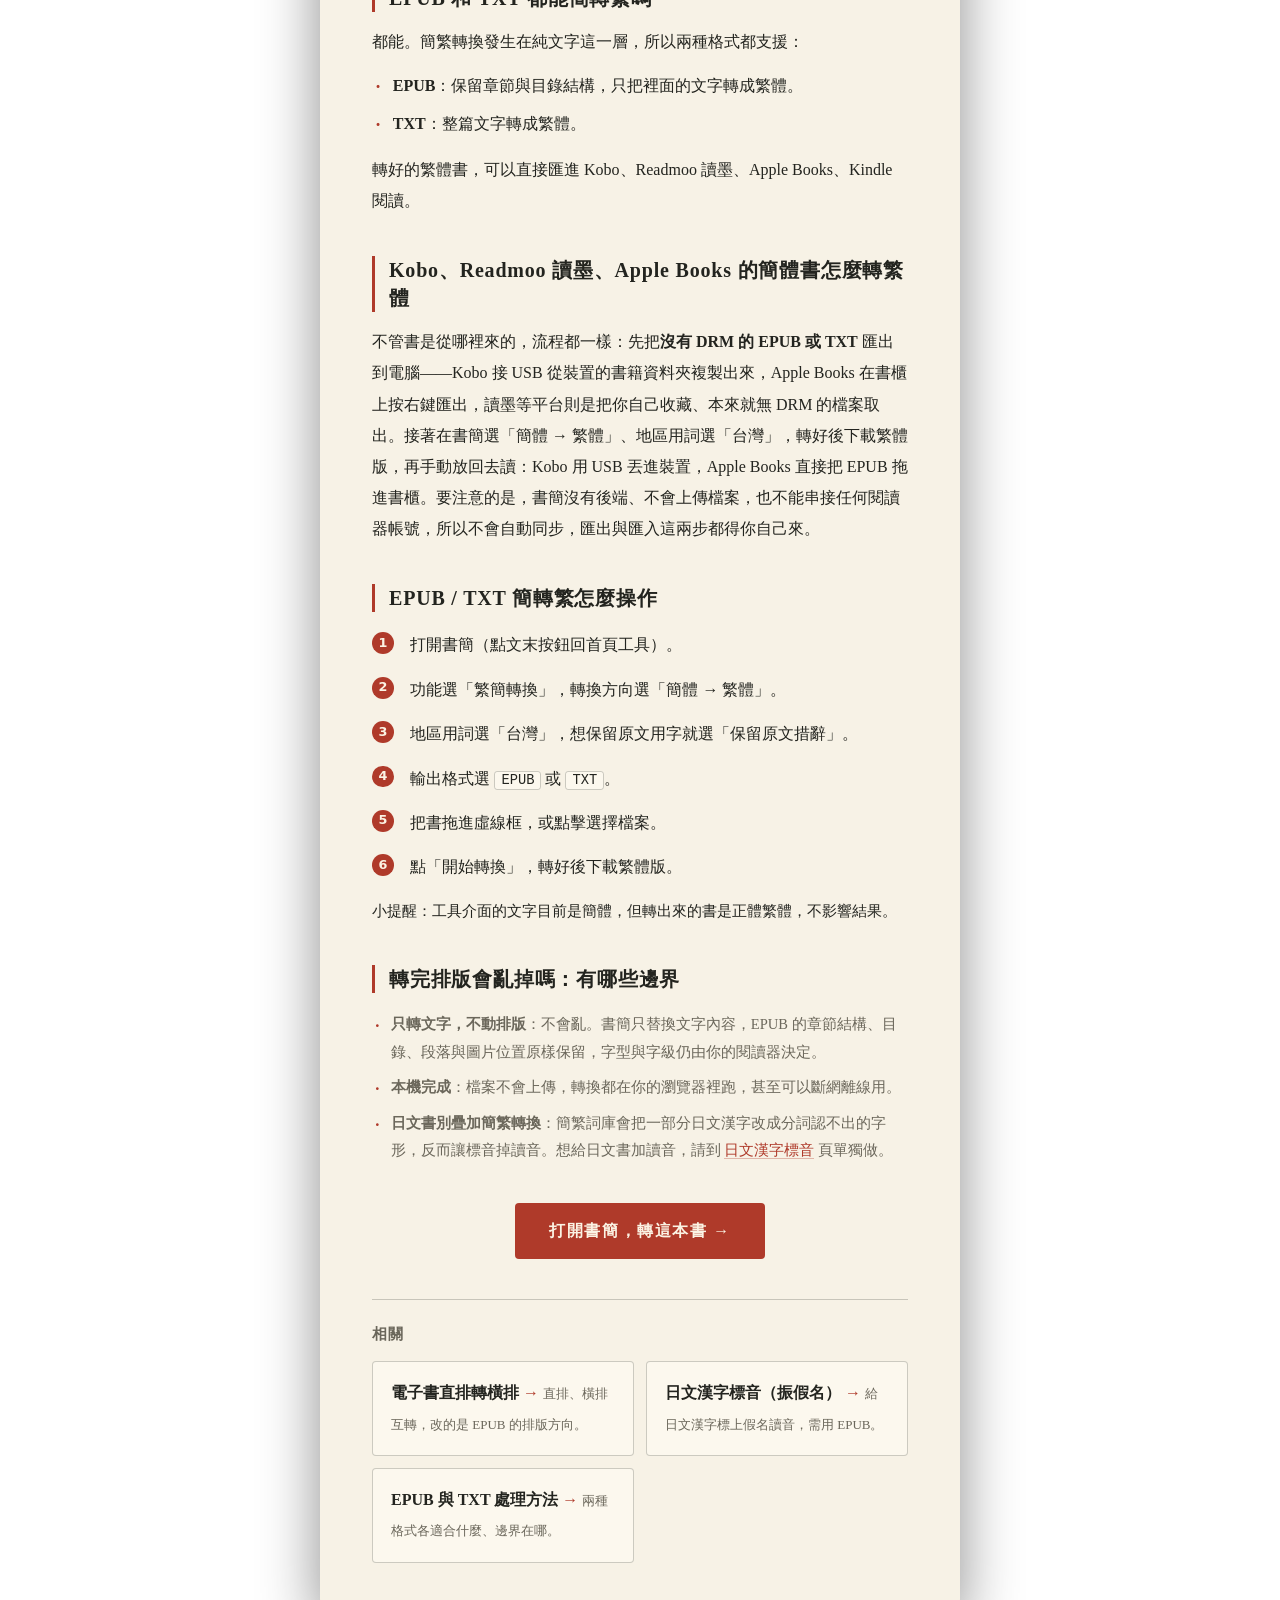
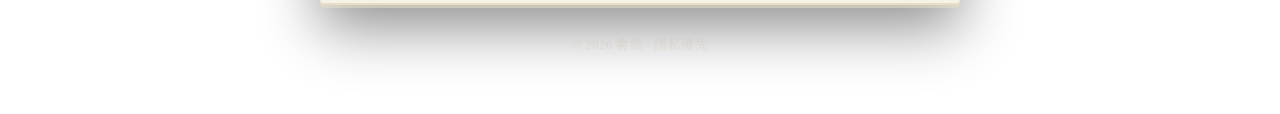
<file: guide/simplified-to-traditional/index.html>
<!DOCTYPE html>
<html lang="zh-TW">
<head>
<meta charset="UTF-8">
<meta name="viewport" content="width=device-width, initial-scale=1.0">

<title>電子書簡體轉繁體 — 簡轉繁 EPUB / TXT｜書簡</title>
<meta name="description" content="把簡體的 EPUB、TXT 電子書轉成繁體（台灣正體）：詞級轉換，連用詞一起換（鼠標→滑鼠），只轉文字不動排版。全部在瀏覽器本機完成，檔案不上傳。">
<meta name="keywords" content="電子書簡體轉繁體,簡轉繁,簡體轉繁體,epub簡轉繁,txt簡體轉繁體,簡體書轉繁體,台灣正體,OpenCC">
<meta name="robots" content="index, follow">
<link rel="canonical" href="https://shujian.ink/guide/simplified-to-traditional/">

<link rel="icon" href="/favicon.svg" type="image/svg+xml">
<meta name="theme-color" content="#16233B">

<meta property="og:type" content="article">
<meta property="og:site_name" content="書簡">
<meta property="og:title" content="電子書簡體轉繁體 — 簡轉繁 EPUB / TXT">
<meta property="og:description" content="把簡體的 EPUB、TXT 電子書轉成繁體（台灣正體）：詞級轉換，連用詞一起換，只轉文字不動排版。檔案不上傳。">
<meta property="og:url" content="https://shujian.ink/guide/simplified-to-traditional/">
<meta property="og:locale" content="zh_TW">
<meta property="og:image" content="https://shujian.ink/og.jpg">

<script type="application/ld+json">
{
  "@context": "https://schema.org",
  "@type": "BreadcrumbList",
  "itemListElement": [
    { "@type": "ListItem", "position": 1, "name": "書簡", "item": "https://shujian.ink/" },
    { "@type": "ListItem", "position": 2, "name": "使用說明", "item": "https://shujian.ink/guide/" },
    { "@type": "ListItem", "position": 3, "name": "電子書簡體轉繁體", "item": "https://shujian.ink/guide/simplified-to-traditional/" }
  ]
}
</script>
<script type="application/ld+json">
{
  "@context": "https://schema.org",
  "@type": "HowTo",
  "name": "把簡體電子書轉成繁體（EPUB / TXT）",
  "description": "用書簡把簡體的 EPUB 或 TXT 電子書轉成繁體（台灣正體），詞級轉換，可選地區用詞，檔案在瀏覽器本機處理。",
  "inLanguage": "zh-TW",
  "step": [
    { "@type": "HowToStep", "position": 1, "name": "打開書簡", "text": "打開 shujian.ink 首頁工具。" },
    { "@type": "HowToStep", "position": 2, "name": "選轉換方向", "text": "功能選「繁簡轉換」，轉換方向選「簡體 → 繁體」。" },
    { "@type": "HowToStep", "position": 3, "name": "選地區用詞", "text": "地區用詞選「台灣」；想保留原文用字就選「保留原文措辭」。" },
    { "@type": "HowToStep", "position": 4, "name": "選輸出格式", "text": "輸出格式選 EPUB 或 TXT。" },
    { "@type": "HowToStep", "position": 5, "name": "拖入檔案", "text": "把書拖進虛線框，或點擊選擇檔案。" },
    { "@type": "HowToStep", "position": 6, "name": "開始並下載", "text": "點「開始轉換」，轉好後下載繁體版。" }
  ]
}
</script>
<script type="application/ld+json">
{
  "@context": "https://schema.org",
  "@type": "FAQPage",
  "inLanguage": "zh-TW",
  "mainEntity": [
    {
      "@type": "Question",
      "name": "詞級轉換和逐字替換差在哪？",
      "acceptedAnswer": { "@type": "Answer", "text": "簡體字和繁體字並非一一對應，「發」和「髮」都寫成「发」、「乾」和「幹」都寫成「干」，逐字替換只能挑一個，挑錯就整句讀不通。書簡以開源的 OpenCC 詞庫做詞級轉換，先看這個字落在哪個詞裡再決定怎麼轉，而不是盲目逐字替換。" }
    },
    {
      "@type": "Question",
      "name": "轉出來會不會變成大陸用詞？",
      "acceptedAnswer": { "@type": "Answer", "text": "不會，前提是地區用詞選「台灣」：鼠标會變滑鼠、软件會變軟體、网络會變網路，不會留下「鼠標」「軟件」「網絡」這種只換了字形的大陸說法。如果想保留作者原本的措辭、只把簡體字改成繁體字，就選「保留原文措辭」，這時网络只會變成網絡。" }
    },
    {
      "@type": "Question",
      "name": "簡轉繁需要上傳檔案嗎？",
      "acceptedAnswer": { "@type": "Answer", "text": "不需要。書簡沒有後端，檔案不會上傳，轉換全部在你的瀏覽器本機完成，甚至可以斷網離線使用。書簡也不能串接任何閱讀器帳號，匯出與匯入都由你自己手動操作。" }
    },
    {
      "@type": "Question",
      "name": "EPUB 和 TXT 都能簡轉繁嗎？",
      "acceptedAnswer": { "@type": "Answer", "text": "都能。簡繁轉換發生在純文字這一層，EPUB 會保留章節與目錄結構、只把裡面的文字轉成繁體；TXT 則是整篇文字轉成繁體。" }
    },
    {
      "@type": "Question",
      "name": "轉完排版會亂掉嗎？",
      "acceptedAnswer": { "@type": "Answer", "text": "不會。書簡只替換文字內容，EPUB 的章節結構、目錄、段落與圖片位置原樣保留，字型與字級仍由你的閱讀器決定。" }
    }
  ]
}
</script>

<link rel="stylesheet" href="/styles/guide.css">
</head>
<body>

<header class="site-header">
  <a class="brand" href="/"><span class="brand-mark">書簡</span></a>
  <p class="brand-tag">電子書處理 · 簡繁轉換 · 直橫排 · 日文注音</p>
</header>

<main class="wrap">
  <article class="sheet">
    <nav class="crumb" aria-label="麵包屑">
      <a href="/">書簡</a><span class="sep">›</span><a href="/guide/">使用說明</a><span class="sep">›</span><span aria-current="page">電子書簡體轉繁體</span>
    </nav>

    <h1>電子書簡體轉繁體（EPUB / TXT）</h1>
    <p class="lead">手上的電子書是簡體、想讀繁體？書簡把簡體的 <b>EPUB</b>、<b>TXT</b> 直接轉成繁體（台灣正體）——<b>詞級轉換</b>、連用詞一起換，而且檔案不離開你的裝置。</p>

    <h2>為什麼要把簡體電子書轉成台灣正體</h2>
    <p>網路上流通的電子書資源，很多只有簡體版本；而台灣讀者習慣正體中文，簡體字讀起來總是隔一層。把整本書一次轉成繁體（台灣正體），在 Kobo、Readmoo 讀墨、Apple Books、Kindle 上讀起來就順眼多了。反過來，繁體轉簡體也是同一套工具。</p>

    <h2>簡體電子書轉繁體，逐字替換為什麼會出錯</h2>
    <p>簡繁轉換最容易出錯的地方，是把它當成「一個字換一個字」。可是很多字並非一一對應——同一個簡體字可能對應好幾個繁體字（「發」和「髮」都寫成「发」、「乾」和「幹」都寫成「干」），逐字替換只能挑一個，挑錯就整句讀不通；兩岸的用詞習慣也不一樣。書簡用的是<strong>詞級轉換</strong>（以開源的 OpenCC 詞庫為基礎），先看這個字落在哪個詞裡再決定怎麼轉，而不是盲目逐字替換。</p>
    <p>它把選擇拆成兩個互不干擾的下拉：</p>
    <ul>
      <li><strong>轉換方向</strong>：簡體 → 繁體 / 繁體 → 簡體 / 不轉換。</li>
      <li><strong>地區用詞</strong>：決定按哪裡的用字與說法來轉。</li>
    </ul>
    <div class="eg">
      <span class="eg-label">同樣一個詞，兩種檔位的差別</span>
      只轉字形（保留原文用字）：网络<span class="arrow">→</span>網絡（字換了，說法沒換）<br>
      台灣用詞：网络<span class="arrow">→</span>網路（鼠标<span class="arrow">→</span>滑鼠、软件<span class="arrow">→</span>軟體，連說法一起換成台灣慣用）
    </div>
    <p>這樣「要不要轉、往哪個方向轉」和「按哪裡的用詞」彼此分開，各管各的，不會互相牽扯。</p>

    <h2>轉出來會不會變成大陸用詞</h2>
    <p>不會，前提是地區用詞要選對。地區用詞選<strong>台灣</strong>，書簡就會照台灣的慣用說法轉，「鼠标」變「滑鼠」、「软件」變「軟體」、「网络」變「網路」，不會留下「鼠標」「軟件」「網絡」這種只換了字形的大陸說法。反過來，如果你想保留作者原本的措辭、只把簡體字改成繁體字，就選<strong>保留原文措辭</strong>，這時「网络」只會變成「網絡」。想讀起來像台灣出版的書，選台灣；想貼近原文，選保留原文措辭。</p>

    <h2>EPUB 和 TXT 都能簡轉繁嗎</h2>
    <p>都能。簡繁轉換發生在純文字這一層，所以兩種格式都支援：</p>
    <ul>
      <li><strong>EPUB</strong>：保留章節與目錄結構，只把裡面的文字轉成繁體。</li>
      <li><strong>TXT</strong>：整篇文字轉成繁體。</li>
    </ul>
    <p>轉好的繁體書，可以直接匯進 Kobo、Readmoo 讀墨、Apple Books、Kindle 閱讀。</p>

    <h2>Kobo、Readmoo 讀墨、Apple Books 的簡體書怎麼轉繁體</h2>
    <p>不管書是從哪裡來的，流程都一樣：先把<strong>沒有 DRM 的 EPUB 或 TXT</strong> 匯出到電腦——Kobo 接 USB 從裝置的書籍資料夾複製出來，Apple Books 在書櫃上按右鍵匯出，讀墨等平台則是把你自己收藏、本來就無 DRM 的檔案取出。接著在書簡選「簡體 → 繁體」、地區用詞選「台灣」，轉好後下載繁體版，再手動放回去讀：Kobo 用 USB 丟進裝置，Apple Books 直接把 EPUB 拖進書櫃。要注意的是，書簡沒有後端、不會上傳檔案，也不能串接任何閱讀器帳號，所以不會自動同步，匯出與匯入這兩步都得你自己來。</p>

    <h2>EPUB / TXT 簡轉繁怎麼操作</h2>
    <ol class="steps">
      <li>打開書簡（點文末按鈕回首頁工具）。</li>
      <li>功能選「繁簡轉換」，轉換方向選「簡體 → 繁體」。</li>
      <li>地區用詞選「台灣」，想保留原文用字就選「保留原文措辭」。</li>
      <li>輸出格式選 <kbd>EPUB</kbd> 或 <kbd>TXT</kbd>。</li>
      <li>把書拖進虛線框，或點擊選擇檔案。</li>
      <li>點「開始轉換」，轉好後下載繁體版。</li>
    </ol>
    <p class="note">小提醒：工具介面的文字目前是簡體，但轉出來的書是正體繁體，不影響結果。</p>

    <h2>轉完排版會亂掉嗎：有哪些邊界</h2>
    <div class="note">
      <ul>
        <li><strong>只轉文字，不動排版</strong>：不會亂。書簡只替換文字內容，EPUB 的章節結構、目錄、段落與圖片位置原樣保留，字型與字級仍由你的閱讀器決定。</li>
        <li><strong>本機完成</strong>：檔案不會上傳，轉換都在你的瀏覽器裡跑，甚至可以斷網離線用。</li>
        <li><strong>日文書別疊加簡繁轉換</strong>：簡繁詞庫會把一部分日文漢字改成分詞認不出的字形，反而讓標音掉讀音。想給日文書加讀音，請到 <a href="/guide/japanese-furigana/">日文漢字標音</a> 頁單獨做。</li>
      </ul>
    </div>

    <div class="cta"><a class="btn" href="/">打開書簡，轉這本書 →</a></div>

    <nav class="related" aria-label="相關頁面">
      <h2>相關</h2>
      <div class="cards">
        <a class="card" href="/guide/vertical-to-horizontal/">
          <span class="card-t">電子書直排轉橫排</span>
          <span class="card-d">直排、橫排互轉，改的是 EPUB 的排版方向。</span>
        </a>
        <a class="card" href="/guide/japanese-furigana/">
          <span class="card-t">日文漢字標音（振假名）</span>
          <span class="card-d">給日文漢字標上假名讀音，需用 EPUB。</span>
        </a>
        <a class="card" href="/guide/epub-txt-formats/">
          <span class="card-t">EPUB 與 TXT 處理方法</span>
          <span class="card-d">兩種格式各適合什麼、邊界在哪。</span>
        </a>
      </div>
    </nav>
  </article>
</main>

<footer class="site-foot">
  <a href="/">© 2026 書簡 · 隱私優先</a>
</footer>

</body>
</html>
</file>
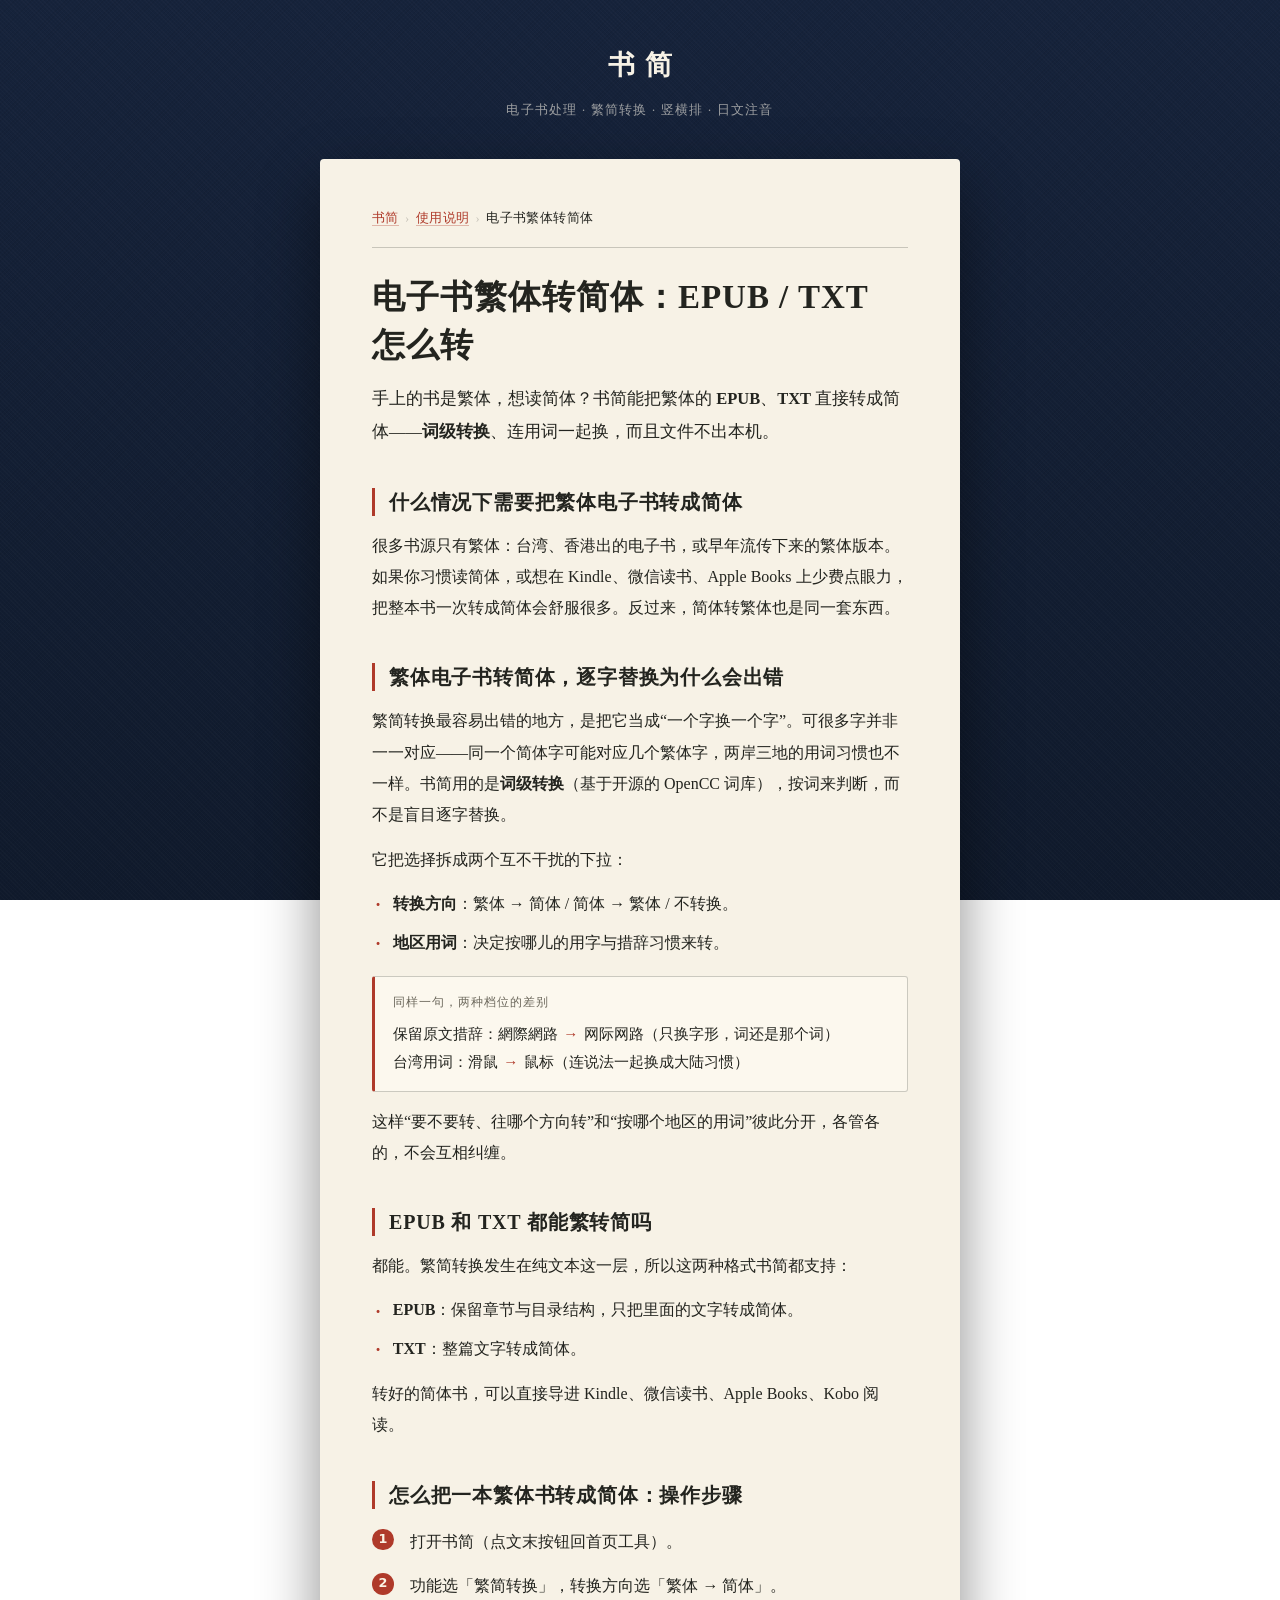
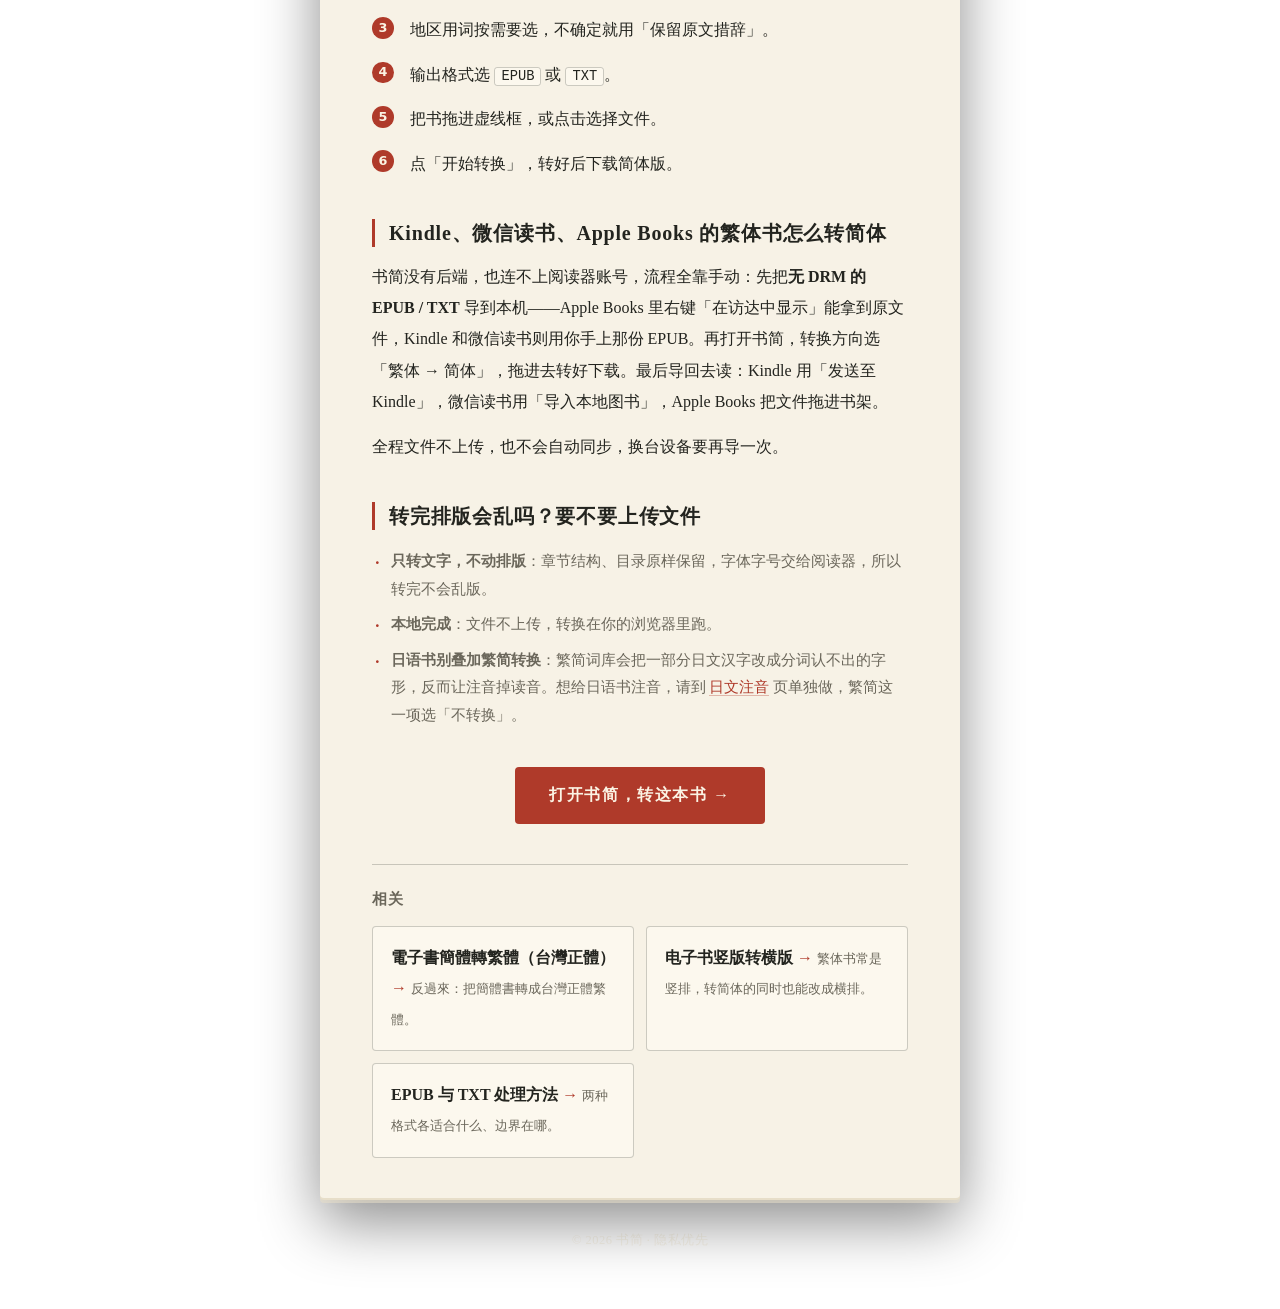
<file: guide/traditional-to-simplified/index.html>
<!DOCTYPE html>
<html lang="zh-CN">
<head>
<meta charset="UTF-8">
<meta name="viewport" content="width=device-width, initial-scale=1.0">

<title>电子书繁体转简体 — EPUB / TXT 繁转简｜书简</title>
<meta name="description" content="把繁体的 EPUB、TXT 电子书转成简体：词级转换（基于 OpenCC），可选台湾 / 香港用词，只转文字不动排版。全部在浏览器本地完成，文件不上传。">
<meta name="keywords" content="电子书繁体转简体,epub繁体转简体,txt繁体转简体,繁转简,繁体书转简体,简体转繁体,繁简转换,OpenCC">
<meta name="robots" content="index, follow">
<link rel="canonical" href="https://shujian.ink/guide/traditional-to-simplified/">

<link rel="icon" href="/favicon.svg" type="image/svg+xml">
<meta name="theme-color" content="#16233B">

<meta property="og:type" content="article">
<meta property="og:site_name" content="书简">
<meta property="og:title" content="电子书繁体转简体 — EPUB / TXT 繁转简">
<meta property="og:description" content="把繁体的 EPUB、TXT 电子书转成简体：词级转换，可选台湾 / 香港用词，只转文字不动排版。文件不上传。">
<meta property="og:url" content="https://shujian.ink/guide/traditional-to-simplified/">
<meta property="og:locale" content="zh_CN">
<meta property="og:image" content="https://shujian.ink/og.jpg">

<script type="application/ld+json">
{
  "@context": "https://schema.org",
  "@type": "BreadcrumbList",
  "itemListElement": [
    { "@type": "ListItem", "position": 1, "name": "书简", "item": "https://shujian.ink/" },
    { "@type": "ListItem", "position": 2, "name": "使用说明", "item": "https://shujian.ink/guide/" },
    { "@type": "ListItem", "position": 3, "name": "电子书繁体转简体", "item": "https://shujian.ink/guide/traditional-to-simplified/" }
  ]
}
</script>
<script type="application/ld+json">
{
  "@context": "https://schema.org",
  "@type": "HowTo",
  "name": "把繁体电子书转成简体（EPUB / TXT）",
  "description": "用书简把繁体的 EPUB 或 TXT 电子书转成简体，词级转换，可选地区用词，文件在浏览器本地处理。",
  "step": [
    { "@type": "HowToStep", "position": 1, "name": "打开书简", "text": "打开 shujian.ink 首页工具。" },
    { "@type": "HowToStep", "position": 2, "name": "选转换方向", "text": "功能选“繁简转换”，转换方向选“繁体 → 简体”。" },
    { "@type": "HowToStep", "position": 3, "name": "选地区用词", "text": "按需要选地区用词；不确定就用“保留原文措辞”。" },
    { "@type": "HowToStep", "position": 4, "name": "选输出格式", "text": "输出格式选 EPUB 或 TXT。" },
    { "@type": "HowToStep", "position": 5, "name": "拖入文件", "text": "把书拖进虚线框，或点击选择文件。" },
    { "@type": "HowToStep", "position": 6, "name": "开始并下载", "text": "点“开始转换”，转好后下载简体版。" }
  ]
}
</script>
<script type="application/ld+json">
{
  "@context": "https://schema.org",
  "@type": "FAQPage",
  "mainEntity": [
    {
      "@type": "Question",
      "name": "繁简转换里，词级转换和逐字替换差在哪？",
      "acceptedAnswer": { "@type": "Answer", "text": "逐字替换是一个字换一个字，但很多字并非一一对应，同一个简体字可能对应几个繁体字。书简用的是词级转换（基于开源的 OpenCC 词库），按词判断，并可另选地区用词：选“保留原文措辞”只换字形，例如“網際網路”转成“网际网路”；选台湾用词会连说法一起换，例如“滑鼠”转成“鼠标”。" }
    },
    {
      "@type": "Question",
      "name": "EPUB 和 TXT 都能繁转简吗？",
      "acceptedAnswer": { "@type": "Answer", "text": "都能。繁简转换发生在纯文本这一层，EPUB 会保留章节与目录结构、只把里面的文字转成简体，TXT 则是整篇文字转成简体。" }
    },
    {
      "@type": "Question",
      "name": "繁体转简体之后，排版会乱吗？",
      "acceptedAnswer": { "@type": "Answer", "text": "不会。书简只转文字、不动排版，章节结构和目录原样保留，字体字号仍由阅读器决定，所以转完不会乱版。" }
    },
    {
      "@type": "Question",
      "name": "繁简转换需要把书上传吗？",
      "acceptedAnswer": { "@type": "Answer", "text": "不需要。转换在你的浏览器里本地完成，文件不上传。书简也没有后端、连不上任何阅读器账号，导出文件、本地转换、再导回阅读器这几步都由你手动完成。" }
    },
    {
      "@type": "Question",
      "name": "日语书能不能一起做繁简转换？",
      "acceptedAnswer": { "@type": "Answer", "text": "不建议。繁简词库会把一部分日文汉字改成分词认不出的字形，反而让注音掉读音。想给日语书注音，请到书简的日文注音页单独做，繁简选“不转换”。" }
    }
  ]
}
</script>

<link rel="stylesheet" href="/styles/guide.css">
</head>
<body>

<header class="site-header">
  <a class="brand" href="/"><span class="brand-mark">书简</span></a>
  <p class="brand-tag">电子书处理 · 繁简转换 · 竖横排 · 日文注音</p>
</header>

<main class="wrap">
  <article class="sheet">
    <nav class="crumb" aria-label="面包屑">
      <a href="/">书简</a><span class="sep">›</span><a href="/guide/">使用说明</a><span class="sep">›</span><span aria-current="page">电子书繁体转简体</span>
    </nav>

    <h1>电子书繁体转简体：EPUB / TXT 怎么转</h1>
    <p class="lead">手上的书是繁体，想读简体？书简能把繁体的 <b>EPUB</b>、<b>TXT</b> 直接转成简体——<b>词级转换</b>、连用词一起换，而且文件不出本机。</p>

    <h2>什么情况下需要把繁体电子书转成简体</h2>
    <p>很多书源只有繁体：台湾、香港出的电子书，或早年流传下来的繁体版本。如果你习惯读简体，或想在 Kindle、微信读书、Apple Books 上少费点眼力，把整本书一次转成简体会舒服很多。反过来，简体转繁体也是同一套东西。</p>

    <h2>繁体电子书转简体，逐字替换为什么会出错</h2>
    <p>繁简转换最容易出错的地方，是把它当成“一个字换一个字”。可很多字并非一一对应——同一个简体字可能对应几个繁体字，两岸三地的用词习惯也不一样。书简用的是<strong>词级转换</strong>（基于开源的 OpenCC 词库），按词来判断，而不是盲目逐字替换。</p>
    <p>它把选择拆成两个互不干扰的下拉：</p>
    <ul>
      <li><strong>转换方向</strong>：繁体 → 简体 / 简体 → 繁体 / 不转换。</li>
      <li><strong>地区用词</strong>：决定按哪儿的用字与措辞习惯来转。</li>
    </ul>
    <div class="eg">
      <span class="eg-label">同样一句，两种档位的差别</span>
      保留原文措辞：網際網路<span class="arrow">→</span>网际网路（只换字形，词还是那个词）<br>
      台湾用词：滑鼠<span class="arrow">→</span>鼠标（连说法一起换成大陆习惯）
    </div>
    <p>这样“要不要转、往哪个方向转”和“按哪个地区的用词”彼此分开，各管各的，不会互相纠缠。</p>

    <h2>EPUB 和 TXT 都能繁转简吗</h2>
    <p>都能。繁简转换发生在纯文本这一层，所以这两种格式书简都支持：</p>
    <ul>
      <li><strong>EPUB</strong>：保留章节与目录结构，只把里面的文字转成简体。</li>
      <li><strong>TXT</strong>：整篇文字转成简体。</li>
    </ul>
    <p>转好的简体书，可以直接导进 Kindle、微信读书、Apple Books、Kobo 阅读。</p>

    <h2>怎么把一本繁体书转成简体：操作步骤</h2>
    <ol class="steps">
      <li>打开书简（点文末按钮回首页工具）。</li>
      <li>功能选「繁简转换」，转换方向选「繁体 → 简体」。</li>
      <li>地区用词按需要选，不确定就用「保留原文措辞」。</li>
      <li>输出格式选 <kbd>EPUB</kbd> 或 <kbd>TXT</kbd>。</li>
      <li>把书拖进虚线框，或点击选择文件。</li>
      <li>点「开始转换」，转好后下载简体版。</li>
    </ol>

    <h2>Kindle、微信读书、Apple Books 的繁体书怎么转简体</h2>
    <p>书简没有后端，也连不上阅读器账号，流程全靠手动：先把<strong>无 DRM 的 EPUB / TXT</strong> 导到本机——Apple Books 里右键「在访达中显示」能拿到原文件，Kindle 和微信读书则用你手上那份 EPUB。再打开书简，转换方向选「繁体 → 简体」，拖进去转好下载。最后导回去读：Kindle 用「发送至 Kindle」，微信读书用「导入本地图书」，Apple Books 把文件拖进书架。</p>
    <p>全程文件不上传，也不会自动同步，换台设备要再导一次。</p>

    <h2>转完排版会乱吗？要不要上传文件</h2>
    <div class="note">
      <ul>
        <li><strong>只转文字，不动排版</strong>：章节结构、目录原样保留，字体字号交给阅读器，所以转完不会乱版。</li>
        <li><strong>本地完成</strong>：文件不上传，转换在你的浏览器里跑。</li>
        <li><strong>日语书别叠加繁简转换</strong>：繁简词库会把一部分日文汉字改成分词认不出的字形，反而让注音掉读音。想给日语书注音，请到 <a href="/guide/japanese-furigana/">日文注音</a> 页单独做，繁简这一项选「不转换」。</li>
      </ul>
    </div>

    <div class="cta"><a class="btn" href="/">打开书简，转这本书 →</a></div>

    <nav class="related" aria-label="相关页面">
      <h2>相关</h2>
      <div class="cards">
        <a class="card" href="/guide/simplified-to-traditional/" lang="zh-TW">
          <span class="card-t">電子書簡體轉繁體（台灣正體）</span>
          <span class="card-d">反過來：把簡體書轉成台灣正體繁體。</span>
        </a>
        <a class="card" href="/guide/vertical-to-horizontal/">
          <span class="card-t">电子书竖版转横版</span>
          <span class="card-d">繁体书常是竖排，转简体的同时也能改成横排。</span>
        </a>
        <a class="card" href="/guide/epub-txt-formats/">
          <span class="card-t">EPUB 与 TXT 处理方法</span>
          <span class="card-d">两种格式各适合什么、边界在哪。</span>
        </a>
      </div>
    </nav>
  </article>
</main>

<footer class="site-foot">
  <a href="/">© 2026 书简 · 隐私优先</a>
</footer>

</body>
</html>
</file>
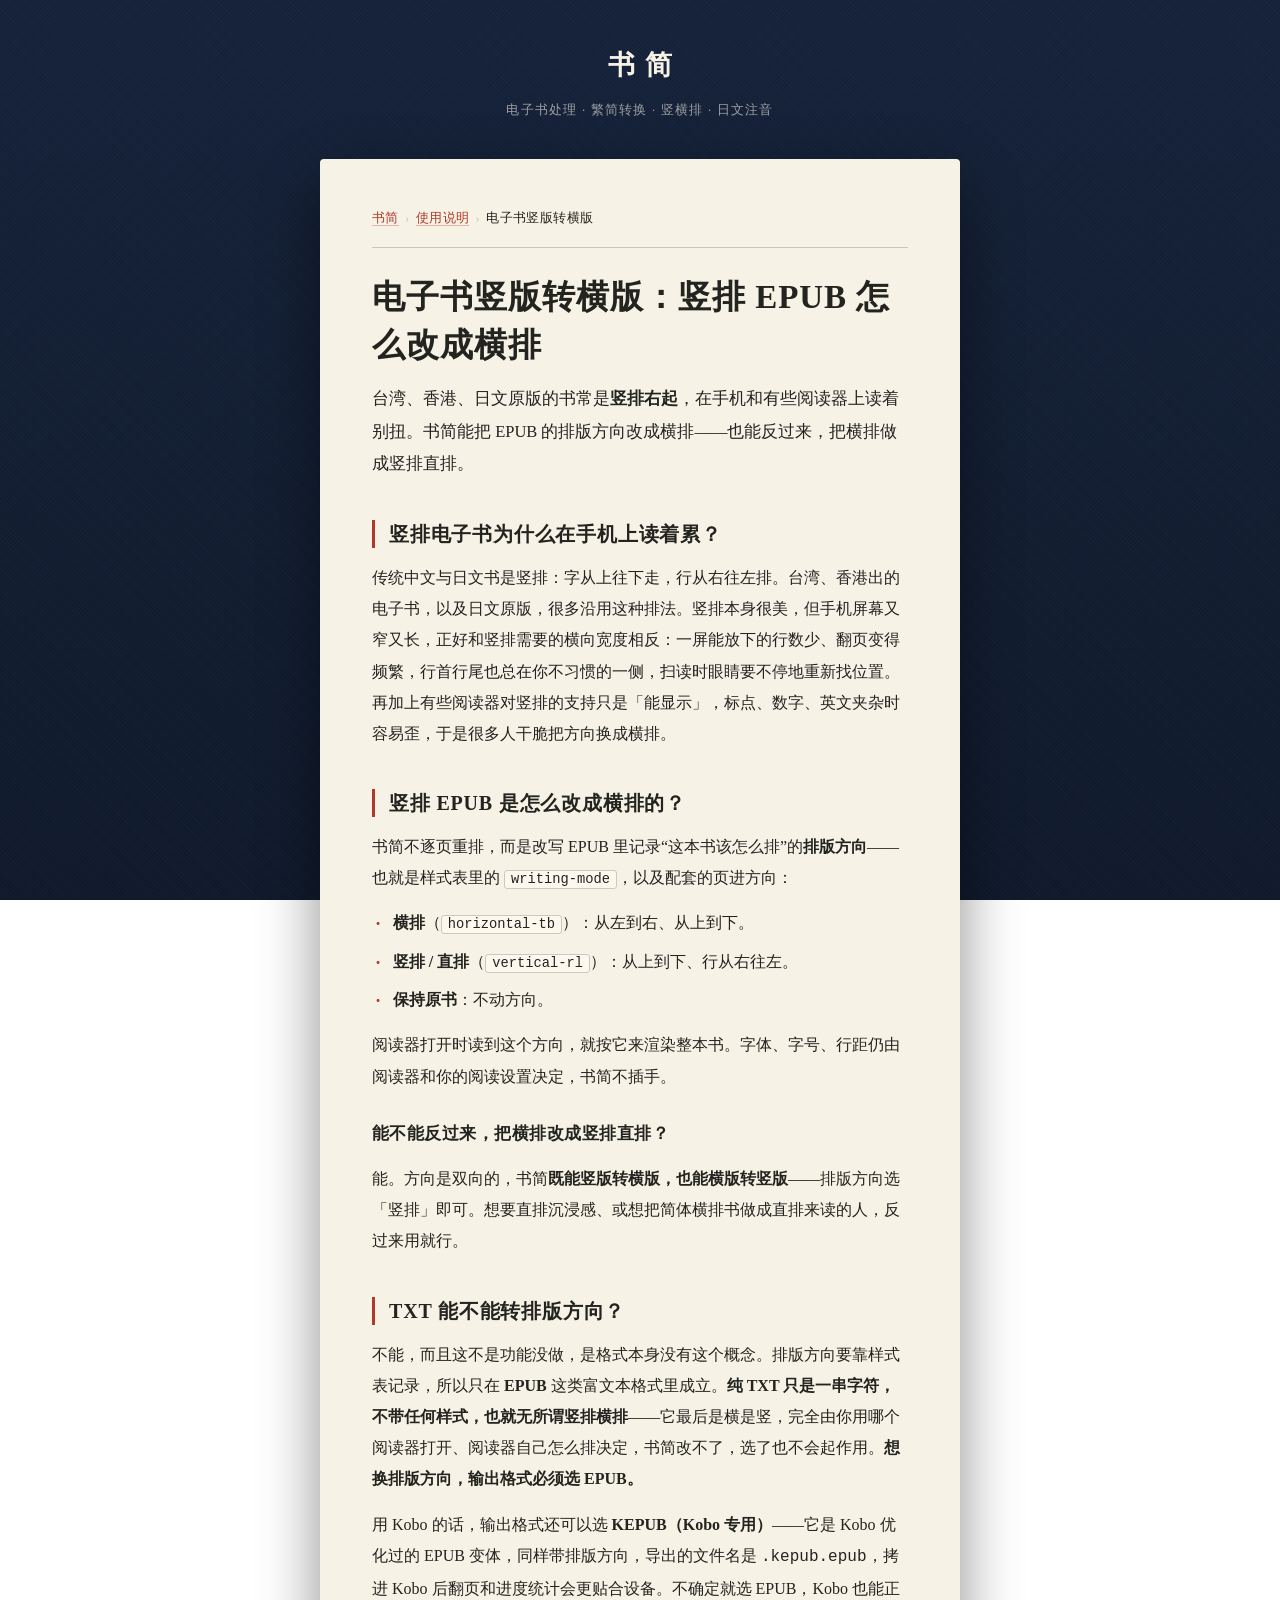
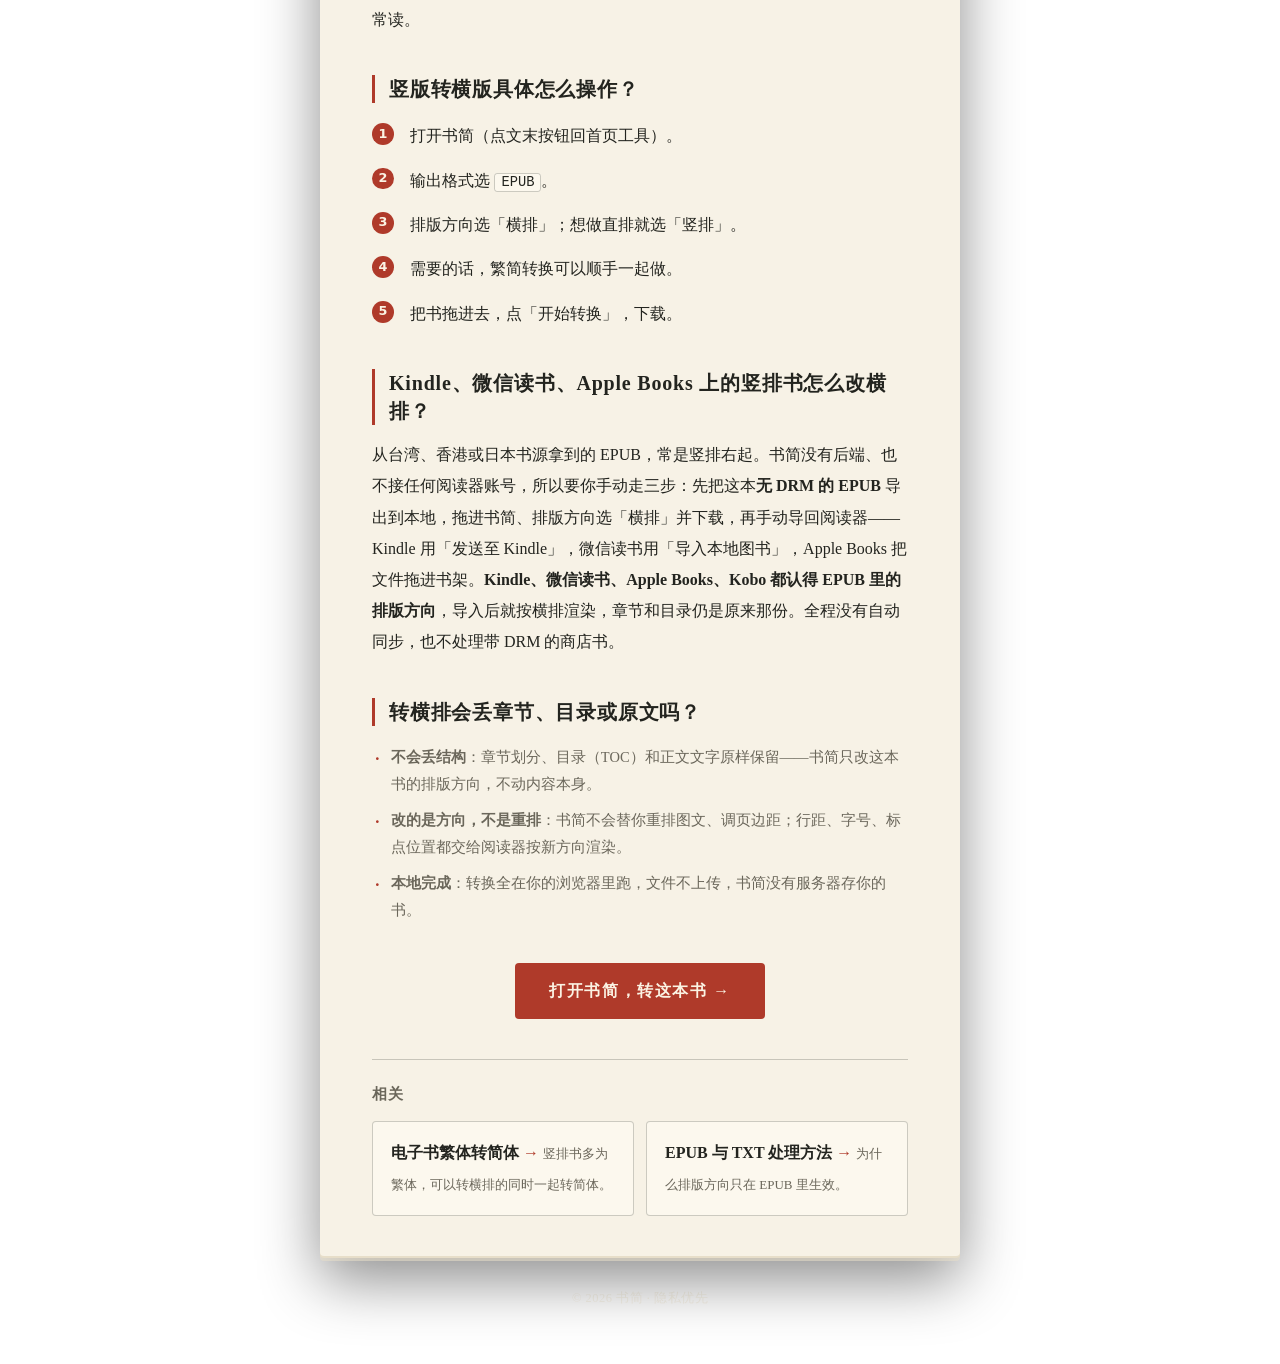
<file: guide/vertical-to-horizontal/index.html>
<!DOCTYPE html>
<html lang="zh-CN">
<head>
<meta charset="UTF-8">
<meta name="viewport" content="width=device-width, initial-scale=1.0">

<title>电子书竖版转横版 — EPUB 竖排转横排｜书简</title>
<meta name="description" content="竖排右起的 EPUB 怎么改成横排？书简改写排版方向，Kindle、微信读书、Apple Books 据此渲染，章节目录不变；也能反向做成竖排直排。本地完成，文件不上传。">
<meta name="keywords" content="电子书竖版转横版,epub竖排转横排,竖排转横排,竖版转横版,横排转竖排,直排,繁体竖版书转横排,排版方向,kindle竖排改横排,微信读书竖排epub,apple books 直排">
<meta name="robots" content="index, follow">
<link rel="canonical" href="https://shujian.ink/guide/vertical-to-horizontal/">

<link rel="icon" href="/favicon.svg" type="image/svg+xml">
<meta name="theme-color" content="#16233B">

<meta property="og:type" content="article">
<meta property="og:site_name" content="书简">
<meta property="og:title" content="电子书竖版转横版 — EPUB 竖排转横排">
<meta property="og:description" content="竖排右起的 EPUB 怎么改成横排？改写排版方向，Kindle、微信读书、Apple Books 据此渲染；也能反向直排。文件不上传。">
<meta property="og:url" content="https://shujian.ink/guide/vertical-to-horizontal/">
<meta property="og:locale" content="zh_CN">
<meta property="og:image" content="https://shujian.ink/og.jpg">

<script type="application/ld+json">
{
  "@context": "https://schema.org",
  "@type": "BreadcrumbList",
  "itemListElement": [
    { "@type": "ListItem", "position": 1, "name": "书简", "item": "https://shujian.ink/" },
    { "@type": "ListItem", "position": 2, "name": "使用说明", "item": "https://shujian.ink/guide/" },
    { "@type": "ListItem", "position": 3, "name": "电子书竖版转横版", "item": "https://shujian.ink/guide/vertical-to-horizontal/" }
  ]
}
</script>
<script type="application/ld+json">
{
  "@context": "https://schema.org",
  "@type": "HowTo",
  "name": "把竖版电子书转成横版（EPUB）",
  "description": "用书简把竖排右起的 EPUB 改成横排，或反向做成竖排；改写排版方向，文件在浏览器本地处理。",
  "step": [
    { "@type": "HowToStep", "position": 1, "name": "打开书简", "text": "打开 shujian.ink 首页工具。" },
    { "@type": "HowToStep", "position": 2, "name": "选输出 EPUB", "text": "输出格式选 EPUB。" },
    { "@type": "HowToStep", "position": 3, "name": "选排版方向", "text": "排版方向选“横排”；想直排就选“竖排”。" },
    { "@type": "HowToStep", "position": 4, "name": "拖入并转换", "text": "把书拖进虚线框，点“开始转换”，转好后下载。" }
  ]
}
</script>
<script type="application/ld+json">
{
  "@context": "https://schema.org",
  "@type": "FAQPage",
  "mainEntity": [
    {
      "@type": "Question",
      "name": "竖排电子书为什么在手机上读着累？",
      "acceptedAnswer": { "@type": "Answer", "text": "手机屏幕又窄又长，正好和竖排需要的横向宽度相反：一屏能放下的行数少、翻页变得频繁，行首行尾也总在你不习惯的一侧，扫读时眼睛要不停地重新找位置。加上有些阅读器对竖排的支持只是“能显示”，标点、数字、英文夹杂时容易歪，所以很多人把方向换成横排。" }
    },
    {
      "@type": "Question",
      "name": "竖排 EPUB 转横排会丢章节或目录吗？",
      "acceptedAnswer": { "@type": "Answer", "text": "不会。章节划分、目录（TOC）和正文文字原样保留，书简只改这本书的排版方向，不动内容本身，也不会替你重排图文、调页边距。" }
    },
    {
      "@type": "Question",
      "name": "TXT 能不能转排版方向？",
      "acceptedAnswer": { "@type": "Answer", "text": "不能。排版方向要靠样式表记录，只在 EPUB 这类富文本格式里成立。纯 TXT 只是一串字符，不带任何样式，也就无所谓竖排横排，最后是横是竖完全由阅读器自己决定。想换排版方向，输出格式必须选 EPUB；用 Kobo 的话也可以选 KEPUB，它是 Kobo 专用的 EPUB 变体，同样带排版方向。" }
    },
    {
      "@type": "Question",
      "name": "能不能反过来，把横排改成竖排直排？",
      "acceptedAnswer": { "@type": "Answer", "text": "能。方向是双向的，书简既能竖版转横版，也能横版转竖版——排版方向选“竖排”即可，想要直排沉浸感的人反过来用就行。" }
    },
    {
      "@type": "Question",
      "name": "哪些阅读器认得 EPUB 的排版方向？",
      "acceptedAnswer": { "@type": "Answer", "text": "Kindle、微信读书、Apple Books、Kobo 都认得 EPUB 里的排版方向，导入后就按横排渲染。书简没有后端、也不接任何阅读器账号，需要你手动把无 DRM 的 EPUB 导出到本地、转换后再导回阅读器，全程没有自动同步。" }
    }
  ]
}
</script>

<link rel="stylesheet" href="/styles/guide.css">
</head>
<body>

<header class="site-header">
  <a class="brand" href="/"><span class="brand-mark">书简</span></a>
  <p class="brand-tag">电子书处理 · 繁简转换 · 竖横排 · 日文注音</p>
</header>

<main class="wrap">
  <article class="sheet">
    <nav class="crumb" aria-label="面包屑">
      <a href="/">书简</a><span class="sep">›</span><a href="/guide/">使用说明</a><span class="sep">›</span><span aria-current="page">电子书竖版转横版</span>
    </nav>

    <h1>电子书竖版转横版：竖排 EPUB 怎么改成横排</h1>
    <p class="lead">台湾、香港、日文原版的书常是<b>竖排右起</b>，在手机和有些阅读器上读着别扭。书简能把 EPUB 的排版方向改成横排——也能反过来，把横排做成竖排直排。</p>

    <h2>竖排电子书为什么在手机上读着累？</h2>
    <p>传统中文与日文书是竖排：字从上往下走，行从右往左排。台湾、香港出的电子书，以及日文原版，很多沿用这种排法。竖排本身很美，但手机屏幕又窄又长，正好和竖排需要的横向宽度相反：一屏能放下的行数少、翻页变得频繁，行首行尾也总在你不习惯的一侧，扫读时眼睛要不停地重新找位置。再加上有些阅读器对竖排的支持只是「能显示」，标点、数字、英文夹杂时容易歪，于是很多人干脆把方向换成横排。</p>

    <h2>竖排 EPUB 是怎么改成横排的？</h2>
    <p>书简不逐页重排，而是改写 EPUB 里记录“这本书该怎么排”的<strong>排版方向</strong>——也就是样式表里的 <kbd>writing-mode</kbd>，以及配套的页进方向：</p>
    <ul>
      <li><strong>横排</strong>（<kbd>horizontal-tb</kbd>）：从左到右、从上到下。</li>
      <li><strong>竖排 / 直排</strong>（<kbd>vertical-rl</kbd>）：从上到下、行从右往左。</li>
      <li><strong>保持原书</strong>：不动方向。</li>
    </ul>
    <p>阅读器打开时读到这个方向，就按它来渲染整本书。字体、字号、行距仍由阅读器和你的阅读设置决定，书简不插手。</p>

    <h3>能不能反过来，把横排改成竖排直排？</h3>
    <p>能。方向是双向的，书简<strong>既能竖版转横版，也能横版转竖版</strong>——排版方向选「竖排」即可。想要直排沉浸感、或想把简体横排书做成直排来读的人，反过来用就行。</p>

    <h2>TXT 能不能转排版方向？</h2>
    <p>不能，而且这不是功能没做，是格式本身没有这个概念。排版方向要靠样式表记录，所以只在 <strong>EPUB</strong> 这类富文本格式里成立。<strong>纯 TXT 只是一串字符，不带任何样式，也就无所谓竖排横排</strong>——它最后是横是竖，完全由你用哪个阅读器打开、阅读器自己怎么排决定，书简改不了，选了也不会起作用。<strong>想换排版方向，输出格式必须选 EPUB。</strong></p>
    <p>用 Kobo 的话，输出格式还可以选 <strong>KEPUB（Kobo 专用）</strong>——它是 Kobo 优化过的 EPUB 变体，同样带排版方向，导出的文件名是 <code>.kepub.epub</code>，拷进 Kobo 后翻页和进度统计会更贴合设备。不确定就选 EPUB，Kobo 也能正常读。</p>

    <h2>竖版转横版具体怎么操作？</h2>
    <ol class="steps">
      <li>打开书简（点文末按钮回首页工具）。</li>
      <li>输出格式选 <kbd>EPUB</kbd>。</li>
      <li>排版方向选「横排」；想做直排就选「竖排」。</li>
      <li>需要的话，繁简转换可以顺手一起做。</li>
      <li>把书拖进去，点「开始转换」，下载。</li>
    </ol>

    <h2>Kindle、微信读书、Apple Books 上的竖排书怎么改横排？</h2>
    <p>从台湾、香港或日本书源拿到的 EPUB，常是竖排右起。书简没有后端、也不接任何阅读器账号，所以要你手动走三步：先把这本<strong>无 DRM 的 EPUB</strong> 导出到本地，拖进书简、排版方向选「横排」并下载，再手动导回阅读器——Kindle 用「发送至 Kindle」，微信读书用「导入本地图书」，Apple Books 把文件拖进书架。<strong>Kindle、微信读书、Apple Books、Kobo 都认得 EPUB 里的排版方向</strong>，导入后就按横排渲染，章节和目录仍是原来那份。全程没有自动同步，也不处理带 DRM 的商店书。</p>

    <h2>转横排会丢章节、目录或原文吗？</h2>
    <div class="note">
      <ul>
        <li><strong>不会丢结构</strong>：章节划分、目录（TOC）和正文文字原样保留——书简只改这本书的排版方向，不动内容本身。</li>
        <li><strong>改的是方向，不是重排</strong>：书简不会替你重排图文、调页边距；行距、字号、标点位置都交给阅读器按新方向渲染。</li>
        <li><strong>本地完成</strong>：转换全在你的浏览器里跑，文件不上传，书简没有服务器存你的书。</li>
      </ul>
    </div>

    <div class="cta"><a class="btn" href="/">打开书简，转这本书 →</a></div>

    <nav class="related" aria-label="相关页面">
      <h2>相关</h2>
      <div class="cards">
        <a class="card" href="/guide/traditional-to-simplified/">
          <span class="card-t">电子书繁体转简体</span>
          <span class="card-d">竖排书多为繁体，可以转横排的同时一起转简体。</span>
        </a>
        <a class="card" href="/guide/epub-txt-formats/">
          <span class="card-t">EPUB 与 TXT 处理方法</span>
          <span class="card-d">为什么排版方向只在 EPUB 里生效。</span>
        </a>
      </div>
    </nav>
  </article>
</main>

<footer class="site-foot">
  <a href="/">© 2026 书简 · 隐私优先</a>
</footer>

</body>
</html>
</file>
<file: styles/guide.css>
/* ============================================================
 * styles/guide.css · /guide/ 内容页样式（自包含，不影响工具页 main.css）
 *
 * 这些页是给搜索引擎与偶尔从搜索落地的真人看的静态内容页，独立于
 * 首页工具。视觉复用书简的设计令牌（磁青封面底 + 纸色面板 + 朱砂），
 * 但类名全部另起、不与 main.css 冲突；guide 页只 <link> 这一个样式表。
 *
 * 字体一律本地（--serif：苹果端 Songti SC，其余回退系统衬线），
 * 不拉任何网络字体——guide 页零外部请求，爬虫与真人都秒开。
 * ============================================================ */

:root{
  --indigo:#16233B;          /* 磁青书衣 */
  --indigo-deep:#101A2C;
  --paper:#F7F2E6;           /* 内页纸色 */
  --paper-soft:#FCF8EE;
  --paper-edge:#E7DEC9;
  --ink:#23241F;
  --ink-soft:#6B675B;
  --seal:#AF3A2A;            /* 朱砂印色 */
  --seal-deep:#8F2C20;
  --hairline:rgba(35,36,31,.22);
  --serif:"Songti SC","STSong","Source Han Serif SC","SimSun",serif;
  --sans:"Songti SC","STSong","PingFang SC","Hiragino Sans GB","Source Han Sans SC","Microsoft YaHei",system-ui,sans-serif;
  --mono:ui-monospace,"SF Mono","Cascadia Mono",Consolas,monospace;
  --measure:40rem;           /* 阅读栏宽（中文正文） */
}

*{box-sizing:border-box;margin:0;padding:0}
html{-webkit-text-size-adjust:100%;scroll-behavior:smooth}
body{
  min-height:100vh;
  background:
    repeating-linear-gradient(45deg, rgba(255,255,255,.014) 0 1px, transparent 1px 3px),
    repeating-linear-gradient(-45deg, rgba(0,0,0,.05) 0 1px, transparent 1px 3px),
    linear-gradient(180deg, var(--indigo) 0%, var(--indigo-deep) 100%);
  background-attachment:fixed;
  color:var(--ink);
  font-family:var(--serif);
  font-size:16px;
  line-height:1.9;
  display:flex;
  flex-direction:column;
  align-items:center;
  padding:0 20px 56px;
}

/* ── 站头（书简字标，链回工具） ───────────────── */
.site-header{
  width:100%;max-width:var(--measure);
  text-align:center;color:var(--paper);
  padding:40px 4px 10px;
}
.brand{display:inline-block;text-decoration:none;color:var(--paper)}
.brand-mark{
  font-family:var(--serif);font-size:27px;font-weight:600;letter-spacing:.34em;
  padding-left:.34em; /* 补偿末字右侧字距，视觉居中 */
}
.brand-tag{
  margin-top:8px;font-size:12.5px;letter-spacing:.1em;
  color:rgba(247,242,230,.6);
}

/* ── 纸页面板 ───────────────────────────────── */
.wrap{width:100%;max-width:var(--measure);margin-top:26px}
.sheet{
  position:relative;
  background:var(--paper);
  border-radius:4px;
  padding:48px 52px 40px;
  box-shadow:0 2px 0 var(--paper-edge), 0 5px 0 rgba(231,222,201,.55), 0 24px 60px rgba(0,0,0,.45);
  animation:rise .45s ease-out both;
}
@keyframes rise{from{opacity:0;transform:translateY(14px)}to{opacity:1;transform:none}}
@media (prefers-reduced-motion:reduce){.sheet{animation:none}}

/* ── 面包屑 ─────────────────────────────────── */
.crumb{
  font-size:12.5px;color:var(--ink-soft);letter-spacing:.03em;
  margin-bottom:26px;padding-bottom:16px;border-bottom:1px solid var(--hairline);
}
.crumb a{color:var(--ink-soft);text-decoration:none;text-underline-offset:2px}
.crumb a:hover{color:var(--seal);text-decoration:underline}
.crumb .sep{margin:0 .5em;color:var(--hairline)}
.crumb [aria-current]{color:var(--ink)}

/* ── 正文排印 ───────────────────────────────── */
.sheet h1{
  font-family:var(--serif);font-weight:600;
  font-size:clamp(25px,4.6vw,33px);letter-spacing:.03em;line-height:1.45;
  color:var(--ink);
}
.lead{
  margin-top:16px;font-size:16.5px;line-height:1.95;color:var(--ink-soft);
}
.lead b,.lead strong{color:var(--ink);font-weight:600}
.sheet h2{
  font-family:var(--serif);font-weight:600;font-size:20px;letter-spacing:.04em;
  color:var(--ink);margin-top:40px;padding-left:14px;
  border-left:3px solid var(--seal);line-height:1.4;
}
.sheet h3{
  font-family:var(--serif);font-weight:600;font-size:16.5px;letter-spacing:.03em;
  color:var(--ink);margin-top:26px;
}
.sheet p{margin-top:14px;color:var(--ink);line-height:1.95}
.sheet strong{font-weight:600}
.sheet a{color:var(--seal);text-decoration:none;text-underline-offset:3px;border-bottom:1px solid rgba(175,58,42,.32)}
.sheet a:hover{color:var(--seal-deep);border-bottom-color:var(--seal-deep)}

.sheet ul,.sheet ol{margin-top:14px;padding-left:1.4em}
.sheet li{margin-top:8px;line-height:1.9}
.sheet ul{list-style:none;padding-left:0}
.sheet ul>li{position:relative;padding-left:1.3em}
.sheet ul>li::before{
  content:"·";position:absolute;left:.2em;top:-.05em;
  color:var(--seal);font-weight:700;font-size:1.15em;
}
/* 步骤：有序列表带朱砂序号 */
ol.steps{list-style:none;padding-left:0;counter-reset:step;margin-top:18px}
ol.steps>li{position:relative;padding-left:2.4em;margin-top:14px;min-height:1.7em}
ol.steps>li::before{
  counter-increment:step;content:counter(step);
  position:absolute;left:0;top:.15em;
  width:1.7em;height:1.7em;border-radius:50%;
  background:var(--seal);color:#FBF3E4;
  font-family:var(--sans);font-size:.8em;font-weight:600;
  display:grid;place-items:center;line-height:1;
}

/* 例子 / 提示 callout */
.eg{
  margin-top:18px;background:var(--paper-soft);
  border:1px solid var(--hairline);border-left:3px solid var(--seal);
  border-radius:3px;padding:14px 18px;font-size:15px;line-height:1.9;color:var(--ink);
}
.eg .arrow{color:var(--seal);font-weight:700;margin:0 .35em}
.eg-label{
  display:block;font-size:12px;letter-spacing:.08em;color:var(--ink-soft);
  margin-bottom:6px;font-family:var(--sans);
}
kbd{
  font-family:var(--mono);font-size:.86em;background:var(--paper-soft);
  border:1px solid var(--hairline);border-radius:3px;padding:1px 6px;
}

/* 诚实边界小节：略灰、成组 */
.note{
  margin-top:18px;font-size:14.5px;color:var(--ink-soft);line-height:1.9;
}

/* ── CTA：打开工具 ──────────────────────────── */
.cta{margin-top:38px;text-align:center}
.btn{
  display:inline-block;
  font-family:var(--serif);font-size:16px;font-weight:600;letter-spacing:.1em;
  background:var(--seal);color:#FBF3E4 !important;
  border:none;border-bottom:none !important;border-radius:4px;
  padding:13px 34px;text-decoration:none;
  transition:background .15s;
}
.btn:hover{background:var(--seal-deep);color:#FBF3E4 !important}
.btn:focus-visible{outline:2px solid var(--ink);outline-offset:3px}

/* ── 相关页面 / 卡片 ────────────────────────── */
.related{margin-top:40px;padding-top:24px;border-top:1px solid var(--hairline)}
.related h2{margin-top:0;border-left:none;padding-left:0;font-size:15px;color:var(--ink-soft);letter-spacing:.08em}
.cards{display:grid;gap:12px;margin-top:16px}
@media (min-width:620px){.cards{grid-template-columns:1fr 1fr}}
.card{
  display:block;background:var(--paper-soft);
  border:1px solid var(--hairline);border-radius:4px;
  padding:16px 18px;text-decoration:none;color:var(--ink) !important;
  border-bottom:1px solid var(--hairline) !important;
  transition:border-color .15s,transform .15s;
}
.card:hover{border-color:var(--seal);transform:translateY(-1px)}
.card .card-t{font-family:var(--serif);font-weight:600;font-size:16px;color:var(--ink)}
.card .card-d{margin-top:5px;font-size:13px;color:var(--ink-soft);line-height:1.7}
.card .card-t::after{content:" →";color:var(--seal)}

/* ── 页脚 ───────────────────────────────────── */
.site-foot{
  width:100%;max-width:var(--measure);margin-top:30px;
  text-align:center;font-size:12.5px;letter-spacing:.04em;line-height:2;
  color:rgba(247,242,230,.55);
}
.site-foot a{color:rgba(247,242,230,.78);text-decoration:none;text-underline-offset:3px}
.site-foot a:hover{text-decoration:underline}

/* ── 窄屏 ───────────────────────────────────── */
@media (max-width:680px){
  body{font-size:15.5px}
  .sheet{padding:32px 22px 30px}
  .site-header{padding:30px 4px 8px}
}
</file>
